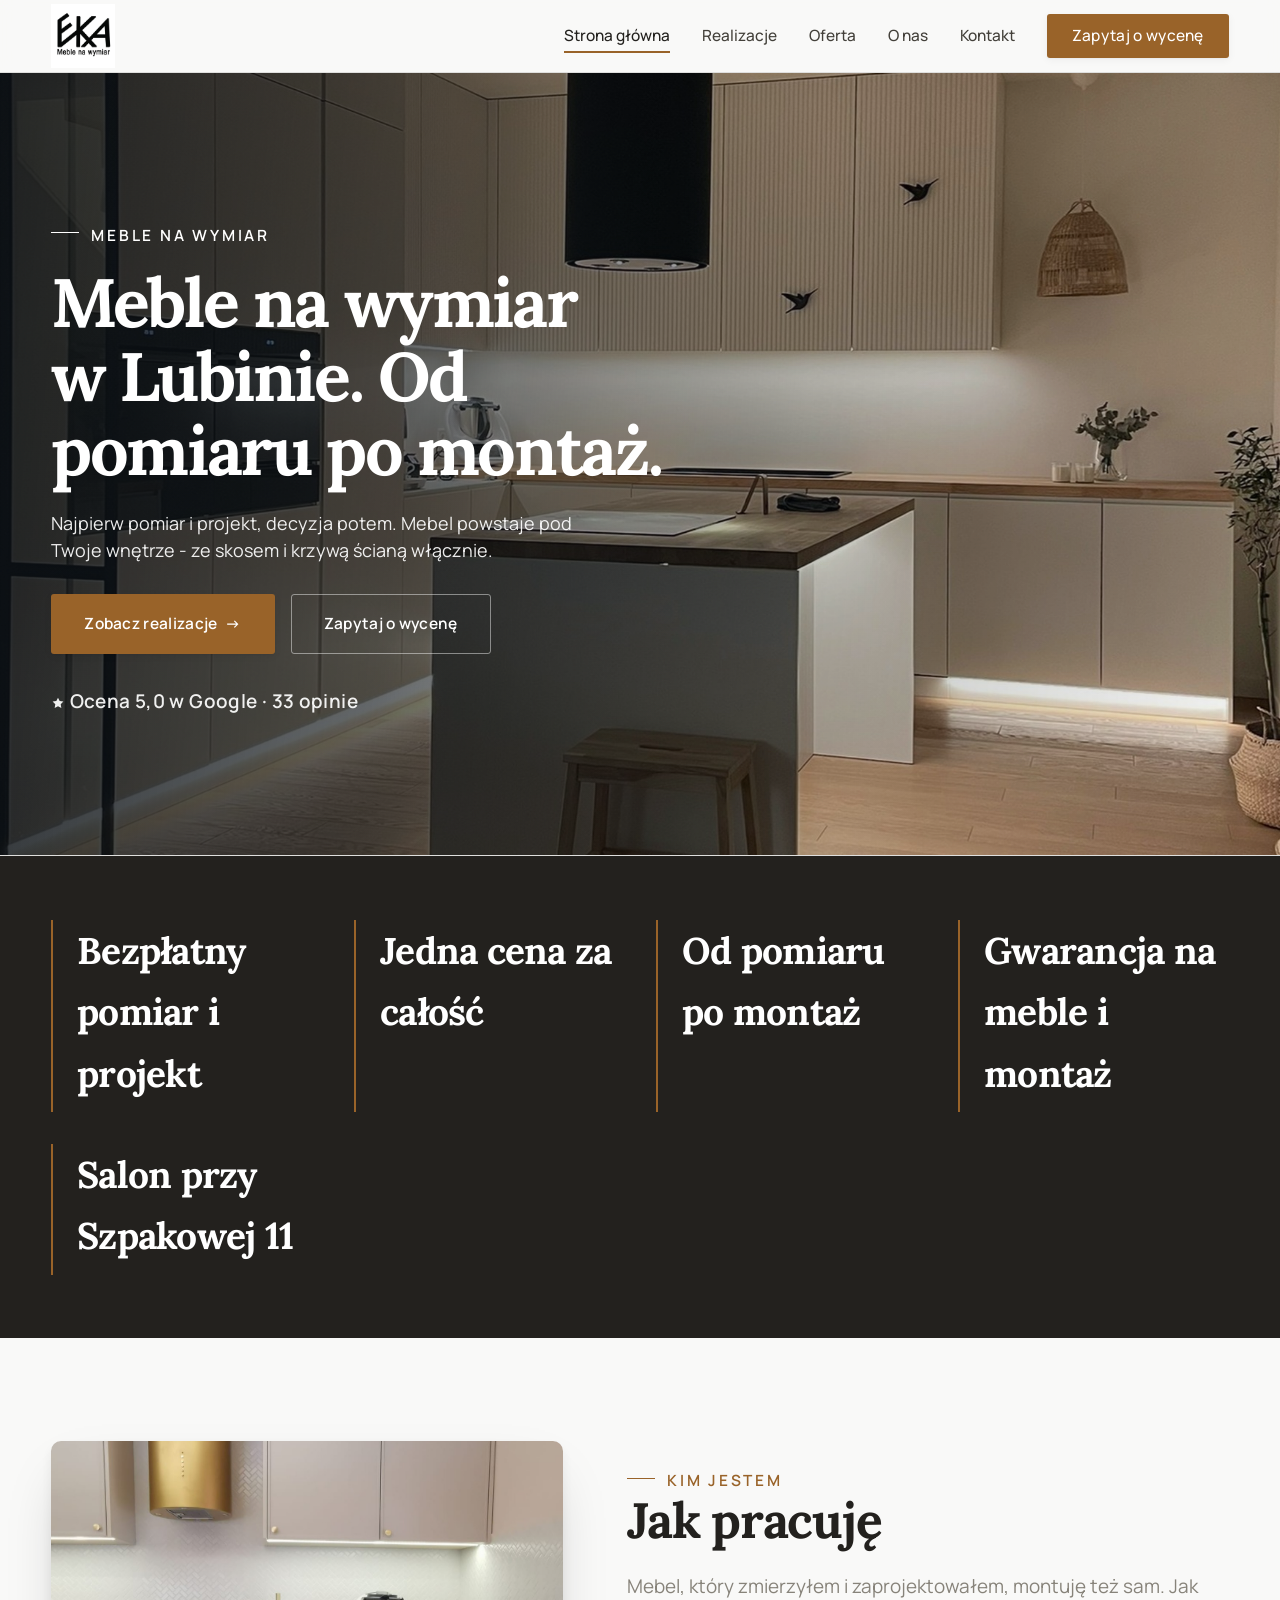
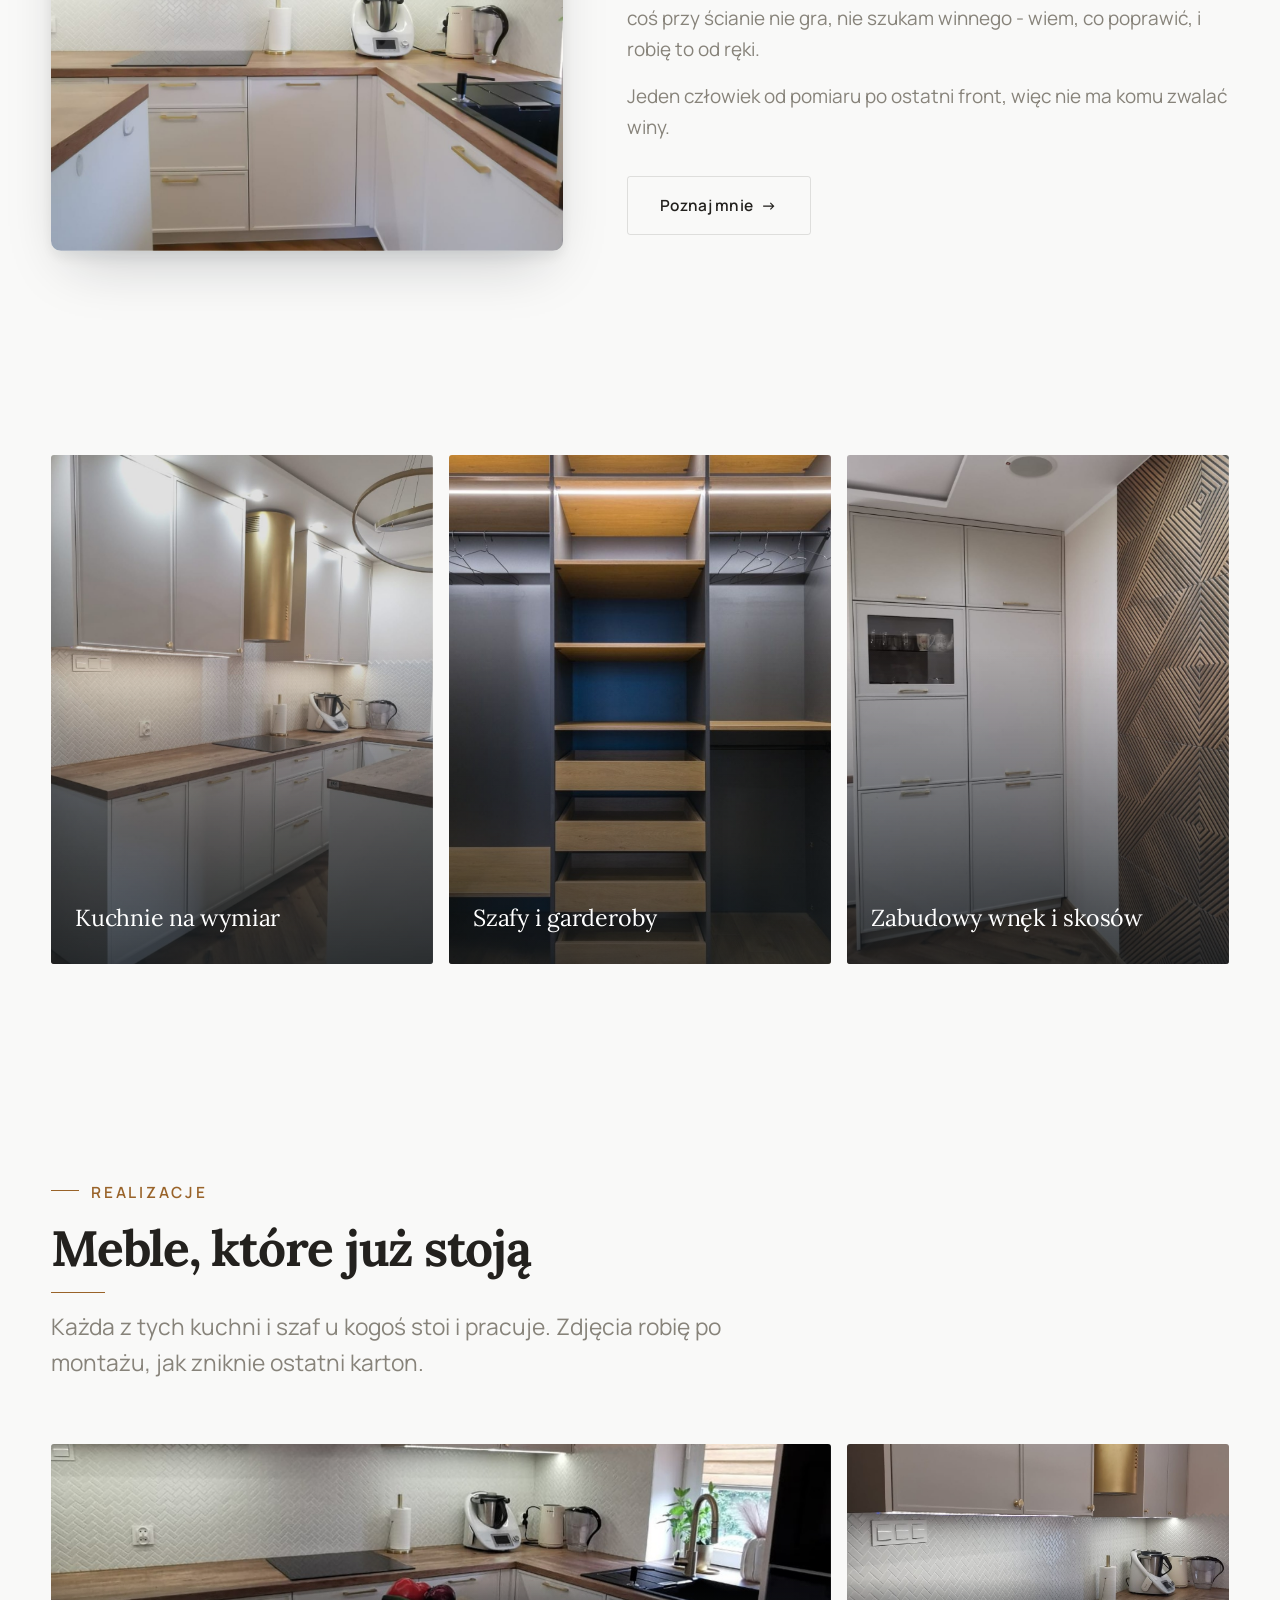
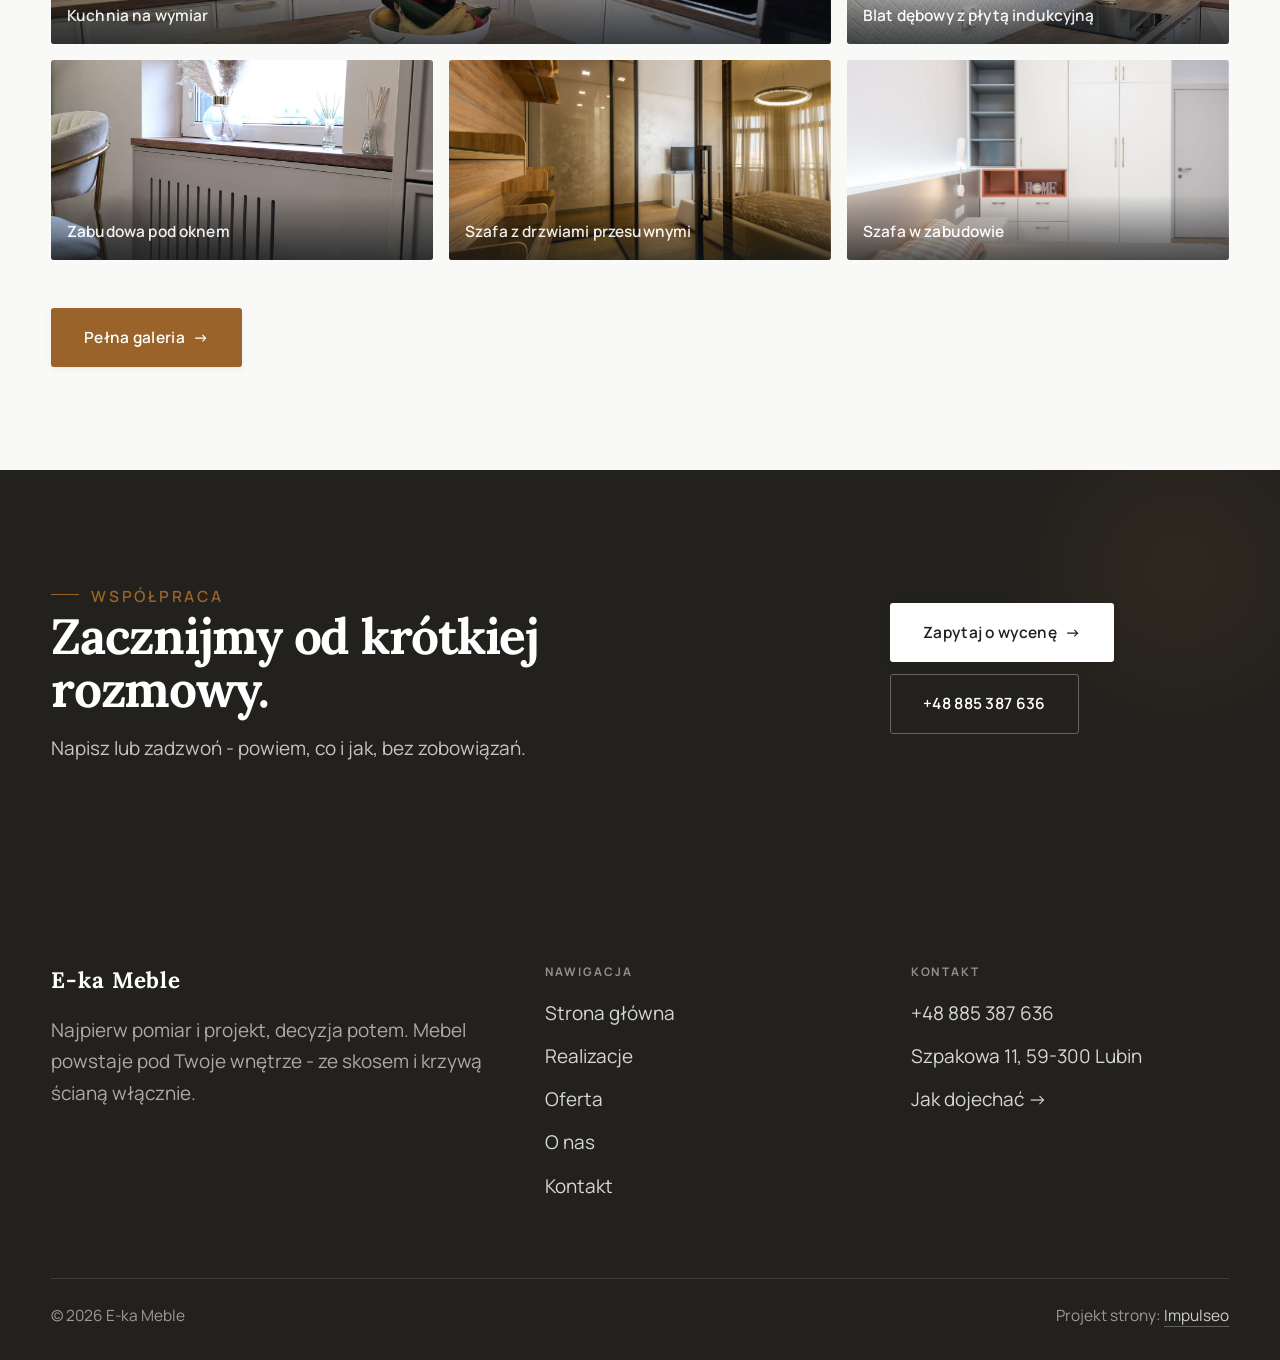
<file: index.html>
<!DOCTYPE html>
<html lang="pl">
<head>
<meta name="robots" content="noindex, nofollow">
<meta charset="UTF-8">
<meta name="viewport" content="width=device-width, initial-scale=1.0">
<title>Meble na wymiar Lubin - kuchnie i szafy | E-ka Meble</title>
<meta name="description" content="Meble na wymiar w Lubinie: kuchnie, szafy i zabudowy pod Twoje wnętrze. Bezpłatny pomiar i projekt, jedna cena, montaż z gwarancją. Zadzwoń: +48 885 387 636.">
<link rel="preconnect" href="https://fonts.googleapis.com">
<link rel="preconnect" href="https://fonts.gstatic.com" crossorigin>
<link href="https://fonts.googleapis.com/css2?family=Lora:wght@500;600;700&family=Manrope:wght@400;500;600&display=swap" rel="stylesheet">
<link rel="stylesheet" href="assets/styles.css">
</head>
<body>

<header class="nav">
  <div class="wrap nav-inner">
    <a class="brand brand-has-logo" href="index.html"><img class="brand-logo" src="img/logo.jpg" alt="E-ka Meble"></a>
    <nav class="nav-links">
      <a href="index.html" class="active">Strona główna</a>
      <a href="realizacje.html">Realizacje</a>
      <a href="oferta.html">Oferta</a>
      <a href="o-nas.html">O nas</a>
      <a href="kontakt.html">Kontakt</a>
      <a href="kontakt.html" class="btn btn-accent">Zapytaj o wycenę</a>
    </nav>
    <button class="nav-toggle" aria-label="Menu"><span></span><span></span><span></span></button>
  </div>
</header>

<section class="hero-cine">
  <img src="img/hero.jpg" fetchpriority="high" alt="E-ka Meble - Meble na wymiar w Lubinie. Od pomiaru po montaż. ">
  <div class="wrap">
    <div class="hero-copy">
      <span class="eyebrow">Meble na wymiar</span>
      <h1>Meble na wymiar w Lubinie. Od pomiaru po montaż. </h1>
      <p class="lead">Najpierw pomiar i projekt, decyzja potem. Mebel powstaje pod Twoje wnętrze - ze skosem i krzywą ścianą włącznie.</p>
      <div class="hero-actions">
        <a href="realizacje.html" class="btn btn-accent">Zobacz realizacje <span class="arr">→</span></a>
        <a href="kontakt.html" class="btn btn-ghost" style="color:#fff;border-color:rgba(255,255,255,.45)">Zapytaj o wycenę</a>
      </div>
      <div style="margin-top:var(--space-6);color:#fff;font-weight:600;letter-spacing:.02em;opacity:.92"><svg class="ico-star" width="14" height="14" viewBox="0 0 24 24" style="vertical-align:-2px" aria-hidden="true"><path d="M12 2.8l2.85 5.8 6.4.93-4.63 4.5 1.1 6.37L12 17.4l-5.72 3 1.1-6.37-4.63-4.5 6.4-.93L12 2.8Z" fill="currentColor"/></svg> Ocena 5,0 w Google · 33 opinie</div>
    </div>
  </div>
</section>
<section class="strip" style="padding-block:0">
  <div class="wrap">
    <div class="item reveal"><div class="k">Bezpłatny pomiar i projekt</div><div class="v"></div></div>
    <div class="item reveal"><div class="k">Jedna cena za całość</div><div class="v"></div></div>
    <div class="item reveal"><div class="k">Od pomiaru po montaż</div><div class="v"></div></div>
    <div class="item reveal"><div class="k">Gwarancja na meble i montaż</div><div class="v"></div></div>
    <div class="item reveal"><div class="k">Salon przy Szpakowej 11</div><div class="v"></div></div>
  </div>
</section>
<section>
  <div class="wrap split">
    <div class="split-art reveal"><img src="img/g3.jpg" alt="Kuchnia na wymiar z Lubina" loading="lazy"></div>
    <div class="split-copy reveal">
      <span class="eyebrow">Kim jestem</span>
      <h2>Jak pracuję</h2>
      <p class="muted">Mebel, który zmierzyłem i zaprojektowałem, montuję też sam. Jak coś przy ścianie nie gra, nie szukam winnego - wiem, co poprawić, i robię to od ręki.</p>
      <p class="muted">Jeden człowiek od pomiaru po ostatni front, więc nie ma komu zwalać winy.</p>
      <a href="o-nas.html" class="btn btn-ghost">Poznaj mnie <span class="arr">→</span></a>
    </div>
  </div>
</section>
<section class="gateways-band">
  <div class="wrap">
    <div class="gateways">
      <a href="oferta.html" class="gateway reveal"><img src="img/g2.jpg" alt="Kuchnie na wymiar" loading="lazy"><span class="g-ttl">Kuchnie na wymiar</span></a>
      <a href="oferta.html" class="gateway reveal"><img src="img/g9.jpg" alt="Szafy i garderoby" loading="lazy"><span class="g-ttl">Szafy i garderoby</span></a>
      <a href="oferta.html" class="gateway reveal"><img src="img/g4.jpg" alt="Zabudowy wnęk i skosów" loading="lazy"><span class="g-ttl">Zabudowy wnęk i skosów</span></a>
    </div>
  </div>
</section>
<section>
  <div class="wrap">
    <div class="head reveal">
      <span class="eyebrow">Realizacje</span>
      <h2>Meble, które już stoją</h2>
      <p>Każda z tych kuchni i szaf u kogoś stoi i pracuje. Zdjęcia robię po montażu, jak zniknie ostatni karton.</p>
    </div>
    <div class="gallery">
      <div class="tile t-two3 reveal"><img src="img/g1.jpg" alt="Kuchnia na wymiar" loading="lazy"><div class="cap">Kuchnia na wymiar</div></div>
      <div class="tile t-third reveal"><img src="img/g5.jpg" alt="Blat dębowy z płytą indukcyjną" loading="lazy"><div class="cap">Blat dębowy z płytą indukcyjną</div></div>
      <div class="tile t-third reveal"><img src="img/g6.jpg" alt="Zabudowa pod oknem" loading="lazy"><div class="cap">Zabudowa pod oknem</div></div>
      <div class="tile t-third reveal"><img src="img/g11.jpg" alt="Szafa z drzwiami przesuwnymi" loading="lazy"><div class="cap">Szafa z drzwiami przesuwnymi</div></div>
      <div class="tile t-third reveal"><img src="img/g12.jpg" alt="Szafa w zabudowie" loading="lazy"><div class="cap">Szafa w zabudowie</div></div>
    </div>
    <div style="margin-top:var(--space-7)" class="reveal"><a href="realizacje.html" class="btn btn-accent">Pełna galeria <span class="arr">→</span></a></div>
  </div>
</section>
<section class="cta">
  <div class="wrap">
    <div class="reveal">
      <span class="eyebrow">Współpraca</span>
      <h2>Zacznijmy od krótkiej rozmowy.</h2>
      <p>Napisz lub zadzwoń - powiem, co i jak, bez zobowiązań.</p>
    </div>
    <div class="cta-actions reveal">
      <a href="kontakt.html" class="btn btn-light">Zapytaj o wycenę <span class="arr">→</span></a>
      <a href="tel:+48885387636" class="btn btn-ghost" style="color:#fff;border-color:rgba(255,255,255,.3)">+48 885 387 636</a>
    </div>
  </div>
</section>

<footer>
  <div class="wrap">
    <div class="foot-grid">
      <div class="foot-brand">
        <div class="name">E-ka Meble</div>
        <p>Najpierw pomiar i projekt, decyzja potem. Mebel powstaje pod Twoje wnętrze - ze skosem i krzywą ścianą włącznie.</p>
      </div>
      <div class="foot-col">
        <h4>Nawigacja</h4>
        <a href="index.html">Strona główna</a>
        <a href="realizacje.html">Realizacje</a>
        <a href="oferta.html">Oferta</a>
        <a href="o-nas.html">O nas</a>
        <a href="kontakt.html">Kontakt</a>
      </div>
      <div class="foot-col">
        <h4>Kontakt</h4>
        <a href="tel:+48885387636">+48 885 387 636</a>
        <p>Szpakowa 11, 59-300 Lubin</p>
        <a href="https://www.google.com/maps?cid=15716034820335701212" target="_blank" rel="noopener">Jak dojechać →</a>
      </div>
    </div>
    <div class="foot-bot">
      <span>© 2026 E-ka Meble</span>
      <span>Projekt strony: <a class="foot-credit" href="https://impulseo.pl" target="_blank" rel="noopener">Impulseo</a></span>
    </div>
  </div>
</footer>


<script src="assets/main.js"></script>
</body>
</html>
</file>
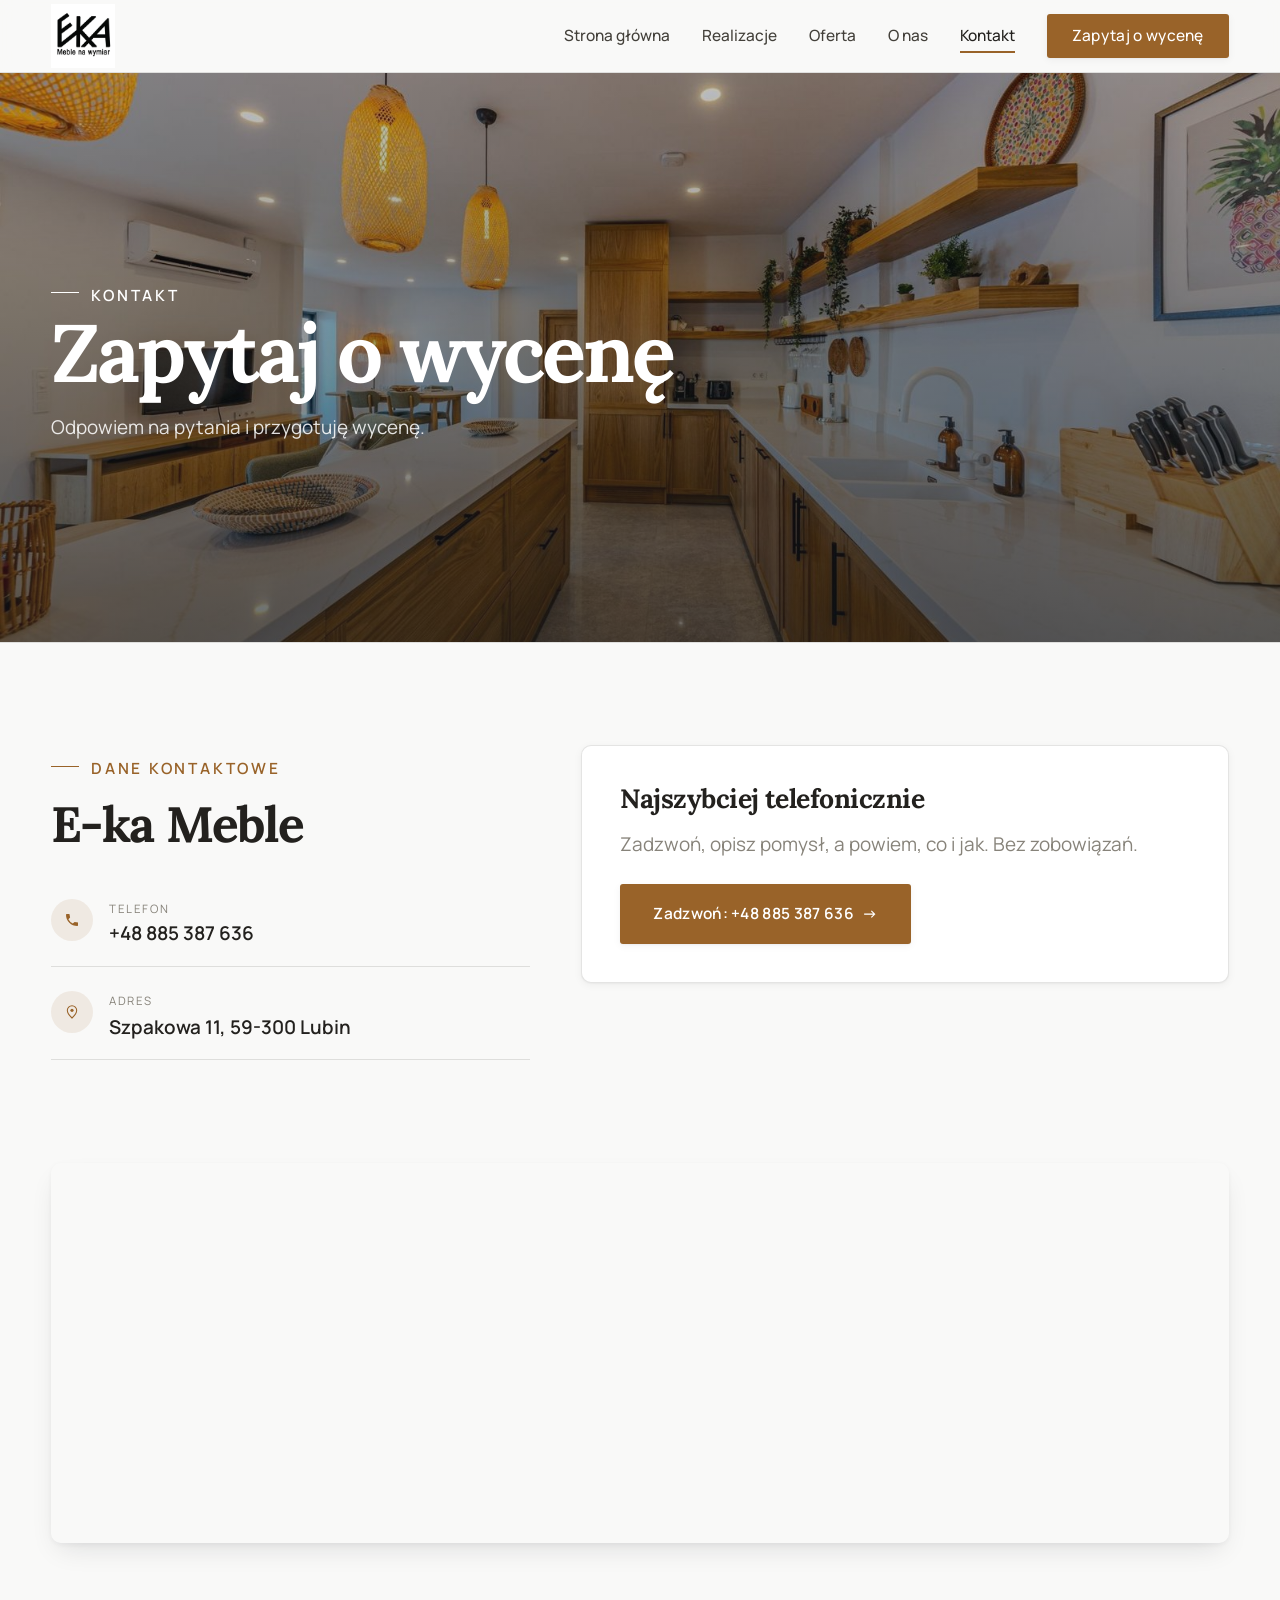
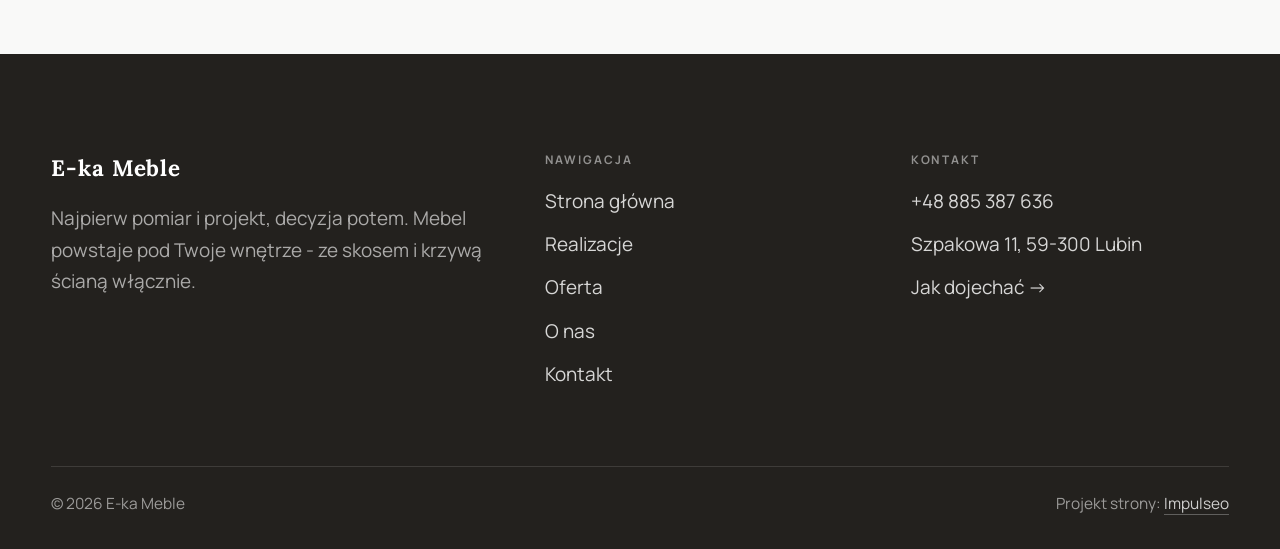
<file: kontakt.html>
<!DOCTYPE html>
<html lang="pl">
<head>
<meta name="robots" content="noindex, nofollow">
<meta charset="UTF-8">
<meta name="viewport" content="width=device-width, initial-scale=1.0">
<title>Kontakt - E-ka Meble</title>
<meta name="description" content="Kontakt E-ka Meble - Szpakowa 11, 59-300 Lubin">
<link rel="preconnect" href="https://fonts.googleapis.com">
<link rel="preconnect" href="https://fonts.gstatic.com" crossorigin>
<link href="https://fonts.googleapis.com/css2?family=Lora:wght@500;600;700&family=Manrope:wght@400;500;600&display=swap" rel="stylesheet">
<link rel="stylesheet" href="assets/styles.css">
</head>
<body>

<header class="nav">
  <div class="wrap nav-inner">
    <a class="brand brand-has-logo" href="index.html"><img class="brand-logo" src="img/logo.jpg" alt="E-ka Meble"></a>
    <nav class="nav-links">
      <a href="index.html">Strona główna</a>
      <a href="realizacje.html">Realizacje</a>
      <a href="oferta.html">Oferta</a>
      <a href="o-nas.html">O nas</a>
      <a href="kontakt.html" class="active">Kontakt</a>
      <a href="kontakt.html" class="btn btn-accent">Zapytaj o wycenę</a>
    </nav>
    <button class="nav-toggle" aria-label="Menu"><span></span><span></span><span></span></button>
  </div>
</header>

<section class="pagehead">
  <img src="img/g8.jpg" alt="Kuchnia na wymiar - realizacja E-ka Meble">
  <div class="wrap">
    <span class="eyebrow">Kontakt</span>
    <h1>Zapytaj o wycenę</h1>
    <p>Odpowiem na pytania i przygotuję wycenę.</p>
  </div>
</section>
<section>
  <div class="wrap contact-grid">
    <div class="reveal">
      <span class="eyebrow">Dane kontaktowe</span>
      <h2 style="margin:var(--space-4) 0 var(--space-6)">E-ka Meble</h2>
      <div class="info-list">
        <div class="info-row"><div class="ic"><svg class="ico-tel" width="16" height="16" viewBox="0 0 24 24" fill="none" aria-hidden="true"><path d="M6.6 10.8a15.5 15.5 0 0 0 6.6 6.6l2.2-2.2a1 1 0 0 1 1-.24 11.4 11.4 0 0 0 3.6.58 1 1 0 0 1 1 1V20a1 1 0 0 1-1 1A17 17 0 0 1 3 4a1 1 0 0 1 1-1h3.5a1 1 0 0 1 1 1c0 1.25.2 2.46.58 3.6a1 1 0 0 1-.25 1l-2.23 2.2Z" fill="currentColor"/></svg></div><div><div class="lbl">Telefon</div><a class="val" href="tel:+48885387636">+48 885 387 636</a></div></div>
        <div class="info-row"><div class="ic"><svg class="ico-pin" width="16" height="16" viewBox="0 0 24 24" fill="none" aria-hidden="true"><path d="M12 21s7-6.1 7-11.5A7 7 0 0 0 5 9.5C5 14.9 12 21 12 21Z" stroke="currentColor" stroke-width="1.6" fill="none"/><circle cx="12" cy="9.5" r="2.4" fill="currentColor"/></svg></div><div><div class="lbl">Adres</div><div class="val">Szpakowa 11, 59-300 Lubin</div></div></div>
      </div>
    </div>
    <div class="reveal">
      <div class="form">
        <h3 style="margin-bottom:var(--space-4)">Najszybciej telefonicznie</h3>
        <p class="muted" style="margin-bottom:var(--space-5)">Zadzwoń, opisz pomysł, a powiem, co i jak. Bez zobowiązań.</p>
        <a href="tel:+48885387636" class="btn btn-accent" style="justify-content:center">Zadzwoń: +48 885 387 636 <span class="arr">→</span></a>
      </div>
    </div>
  </div>
</section>
<section style="padding-top:0">
  <div class="wrap reveal">
    <iframe class="map" title="E-ka Meble - Lubin" src="https://maps.google.com/maps?q=51.3836943%2C16.2134565&z=15&output=embed" loading="lazy" referrerpolicy="no-referrer-when-downgrade"></iframe>
  </div>
</section>

<footer>
  <div class="wrap">
    <div class="foot-grid">
      <div class="foot-brand">
        <div class="name">E-ka Meble</div>
        <p>Najpierw pomiar i projekt, decyzja potem. Mebel powstaje pod Twoje wnętrze - ze skosem i krzywą ścianą włącznie.</p>
      </div>
      <div class="foot-col">
        <h4>Nawigacja</h4>
        <a href="index.html">Strona główna</a>
        <a href="realizacje.html">Realizacje</a>
        <a href="oferta.html">Oferta</a>
        <a href="o-nas.html">O nas</a>
        <a href="kontakt.html">Kontakt</a>
      </div>
      <div class="foot-col">
        <h4>Kontakt</h4>
        <a href="tel:+48885387636">+48 885 387 636</a>
        <p>Szpakowa 11, 59-300 Lubin</p>
        <a href="https://www.google.com/maps?cid=15716034820335701212" target="_blank" rel="noopener">Jak dojechać →</a>
      </div>
    </div>
    <div class="foot-bot">
      <span>© 2026 E-ka Meble</span>
      <span>Projekt strony: <a class="foot-credit" href="https://impulseo.pl" target="_blank" rel="noopener">Impulseo</a></span>
    </div>
  </div>
</footer>


<script src="assets/main.js"></script>
</body>
</html>
</file>
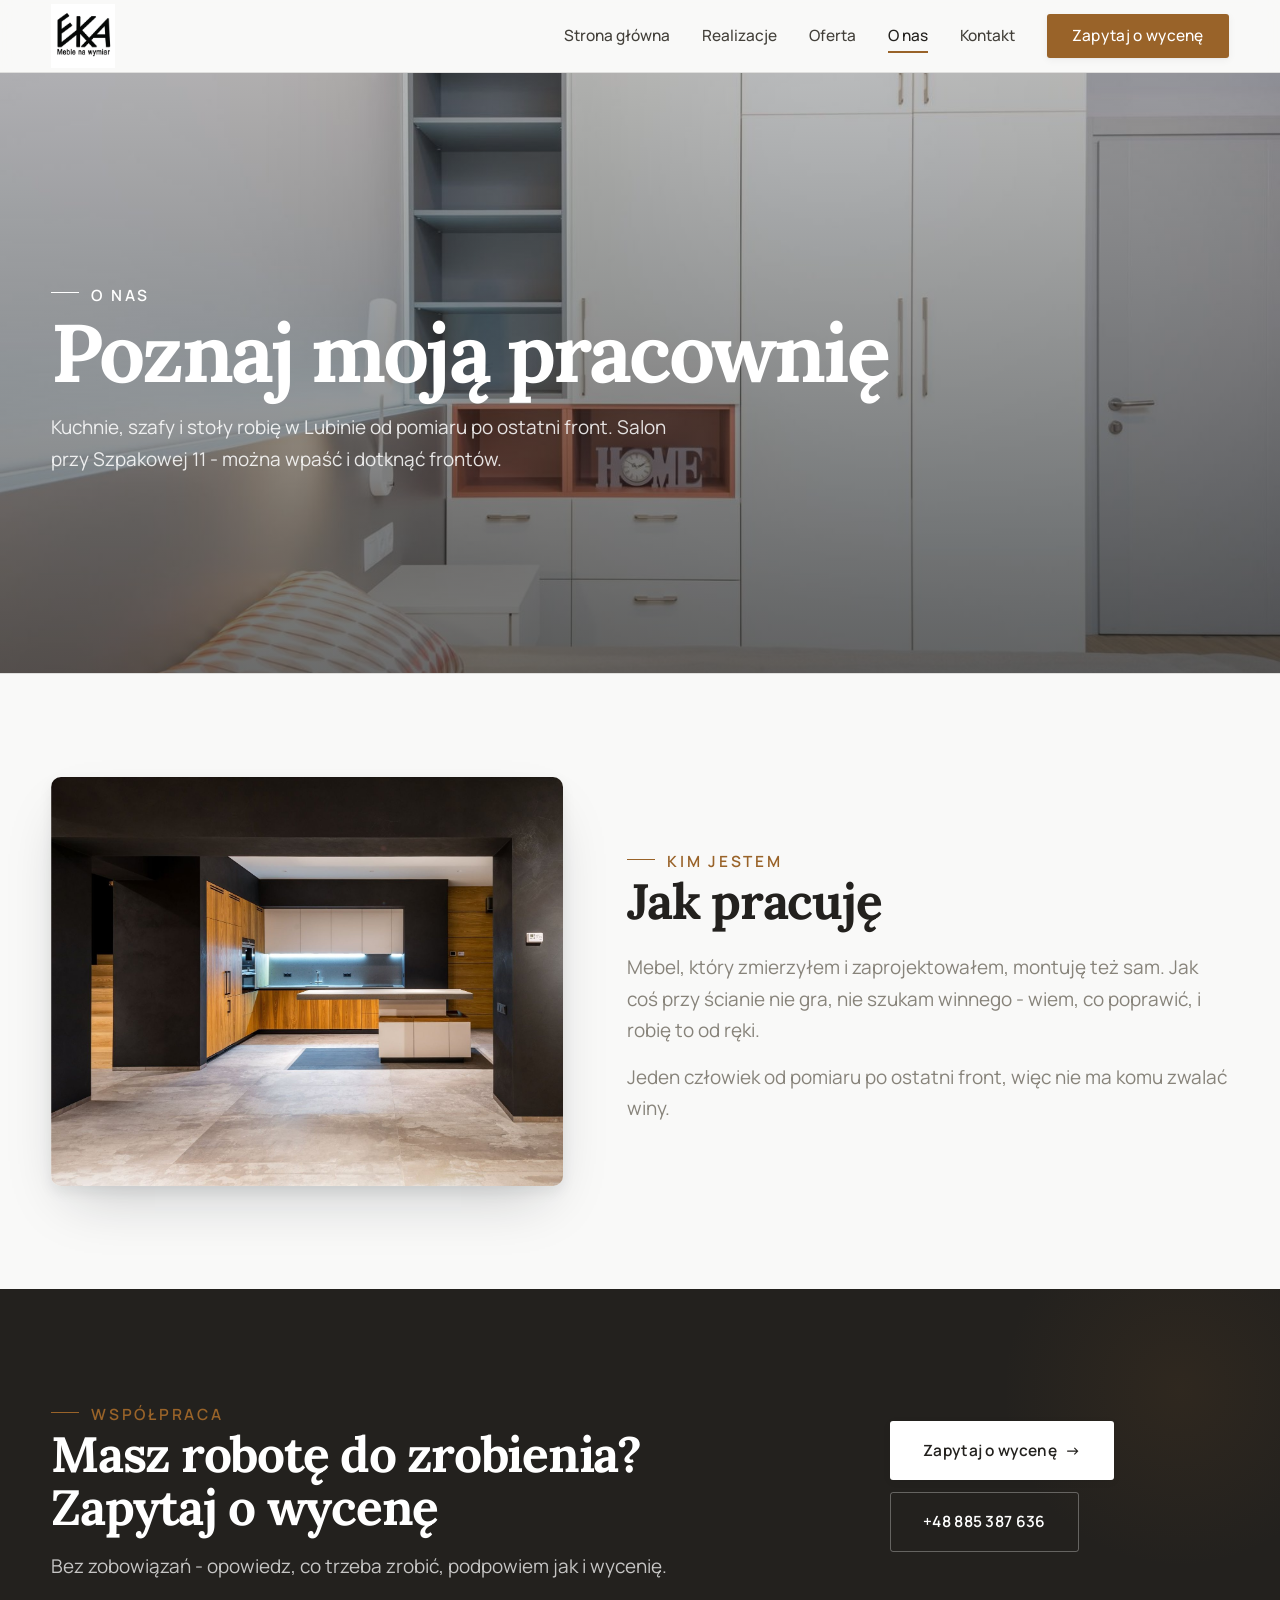
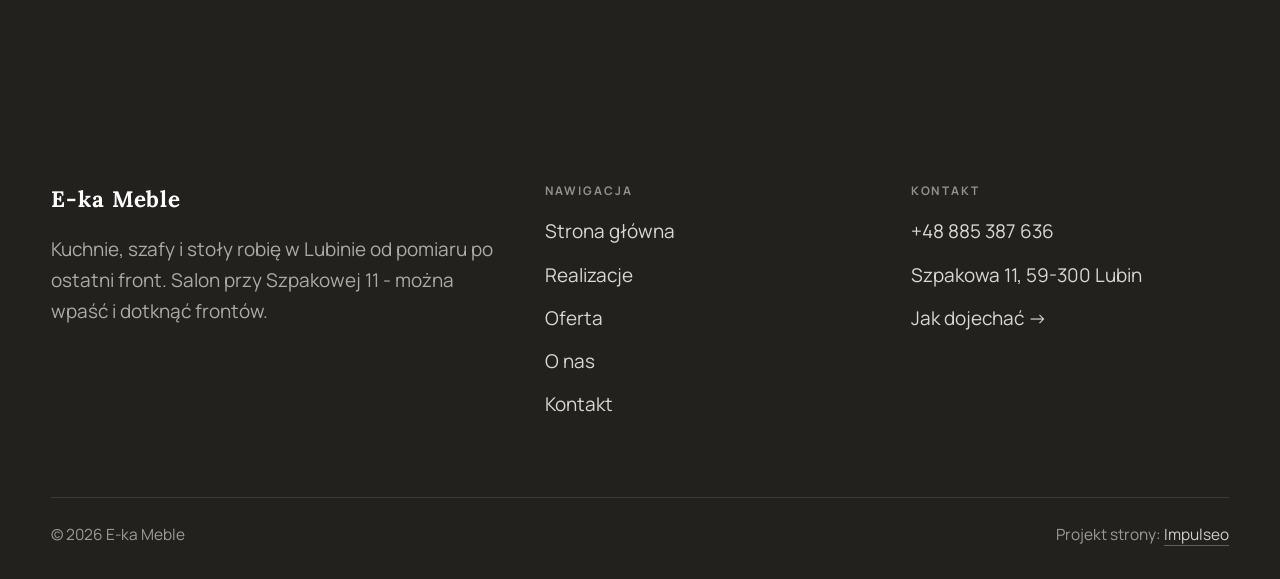
<file: o-nas.html>
<!DOCTYPE html>
<html lang="pl">
<head>
<meta name="robots" content="noindex, nofollow">
<meta charset="UTF-8">
<meta name="viewport" content="width=device-width, initial-scale=1.0">
<title>O nas - E-ka Meble</title>
<meta name="description" content="Meble na wymiar w Lubinie: kuchnie, szafy i zabudowy pod Twoje wnętrze. Bezpłatny pomiar i projekt, jedna cena, montaż z gwarancją. Zadzwoń: +48 885 387 636.">
<link rel="preconnect" href="https://fonts.googleapis.com">
<link rel="preconnect" href="https://fonts.gstatic.com" crossorigin>
<link href="https://fonts.googleapis.com/css2?family=Lora:wght@500;600;700&family=Manrope:wght@400;500;600&display=swap" rel="stylesheet">
<link rel="stylesheet" href="assets/styles.css">
</head>
<body>

<header class="nav">
  <div class="wrap nav-inner">
    <a class="brand brand-has-logo" href="index.html"><img class="brand-logo" src="img/logo.jpg" alt="E-ka Meble"></a>
    <nav class="nav-links">
      <a href="index.html">Strona główna</a>
      <a href="realizacje.html">Realizacje</a>
      <a href="oferta.html">Oferta</a>
      <a href="o-nas.html" class="active">O nas</a>
      <a href="kontakt.html">Kontakt</a>
      <a href="kontakt.html" class="btn btn-accent">Zapytaj o wycenę</a>
    </nav>
    <button class="nav-toggle" aria-label="Menu"><span></span><span></span><span></span></button>
  </div>
</header>

<section class="pagehead">
  <img src="img/g12.jpg" alt="E-ka Meble - Poznaj moją pracownię">
  <div class="wrap">
    <span class="eyebrow">O nas</span>
    <h1>Poznaj moją pracownię</h1>
    <p>Kuchnie, szafy i stoły robię w Lubinie od pomiaru po ostatni front. Salon przy Szpakowej 11 - można wpaść i dotknąć frontów.</p>
  </div>
</section>
<section>
  <div class="wrap split">
    <div class="split-art reveal"><img src="img/about.jpg" alt="Kuchnia z wyspą wykonana na wymiar" loading="lazy"></div>
    <div class="split-copy reveal">
      <span class="eyebrow">Kim jestem</span>
      <h2>Jak pracuję</h2>
      <p class="muted">Mebel, który zmierzyłem i zaprojektowałem, montuję też sam. Jak coś przy ścianie nie gra, nie szukam winnego - wiem, co poprawić, i robię to od ręki.</p>
      <p class="muted">Jeden człowiek od pomiaru po ostatni front, więc nie ma komu zwalać winy.</p>
    </div>
  </div>
</section>


<section class="cta">
  <div class="wrap">
    <div class="reveal">
      <span class="eyebrow">Współpraca</span>
      <h2>Masz robotę do zrobienia? Zapytaj o wycenę</h2>
      <p>Bez zobowiązań - opowiedz, co trzeba zrobić, podpowiem jak i wycenię.</p>
    </div>
    <div class="cta-actions reveal">
      <a href="kontakt.html" class="btn btn-light">Zapytaj o wycenę <span class="arr">→</span></a>
      <a href="tel:+48885387636" class="btn btn-ghost" style="color:#fff;border-color:rgba(255,255,255,.3)">+48 885 387 636</a>
    </div>
  </div>
</section>

<footer>
  <div class="wrap">
    <div class="foot-grid">
      <div class="foot-brand">
        <div class="name">E-ka Meble</div>
        <p>Kuchnie, szafy i stoły robię w Lubinie od pomiaru po ostatni front. Salon przy Szpakowej 11 - można wpaść i dotknąć frontów.</p>
      </div>
      <div class="foot-col">
        <h4>Nawigacja</h4>
        <a href="index.html">Strona główna</a>
        <a href="realizacje.html">Realizacje</a>
        <a href="oferta.html">Oferta</a>
        <a href="o-nas.html">O nas</a>
        <a href="kontakt.html">Kontakt</a>
      </div>
      <div class="foot-col">
        <h4>Kontakt</h4>
        <a href="tel:+48885387636">+48 885 387 636</a>
        <p>Szpakowa 11, 59-300 Lubin</p>
        <a href="https://www.google.com/maps?cid=15716034820335701212" target="_blank" rel="noopener">Jak dojechać →</a>
      </div>
    </div>
    <div class="foot-bot">
      <span>© 2026 E-ka Meble</span>
      <span>Projekt strony: <a class="foot-credit" href="https://impulseo.pl" target="_blank" rel="noopener">Impulseo</a></span>
    </div>
  </div>
</footer>


<script src="assets/main.js"></script>
</body>
</html>
</file>
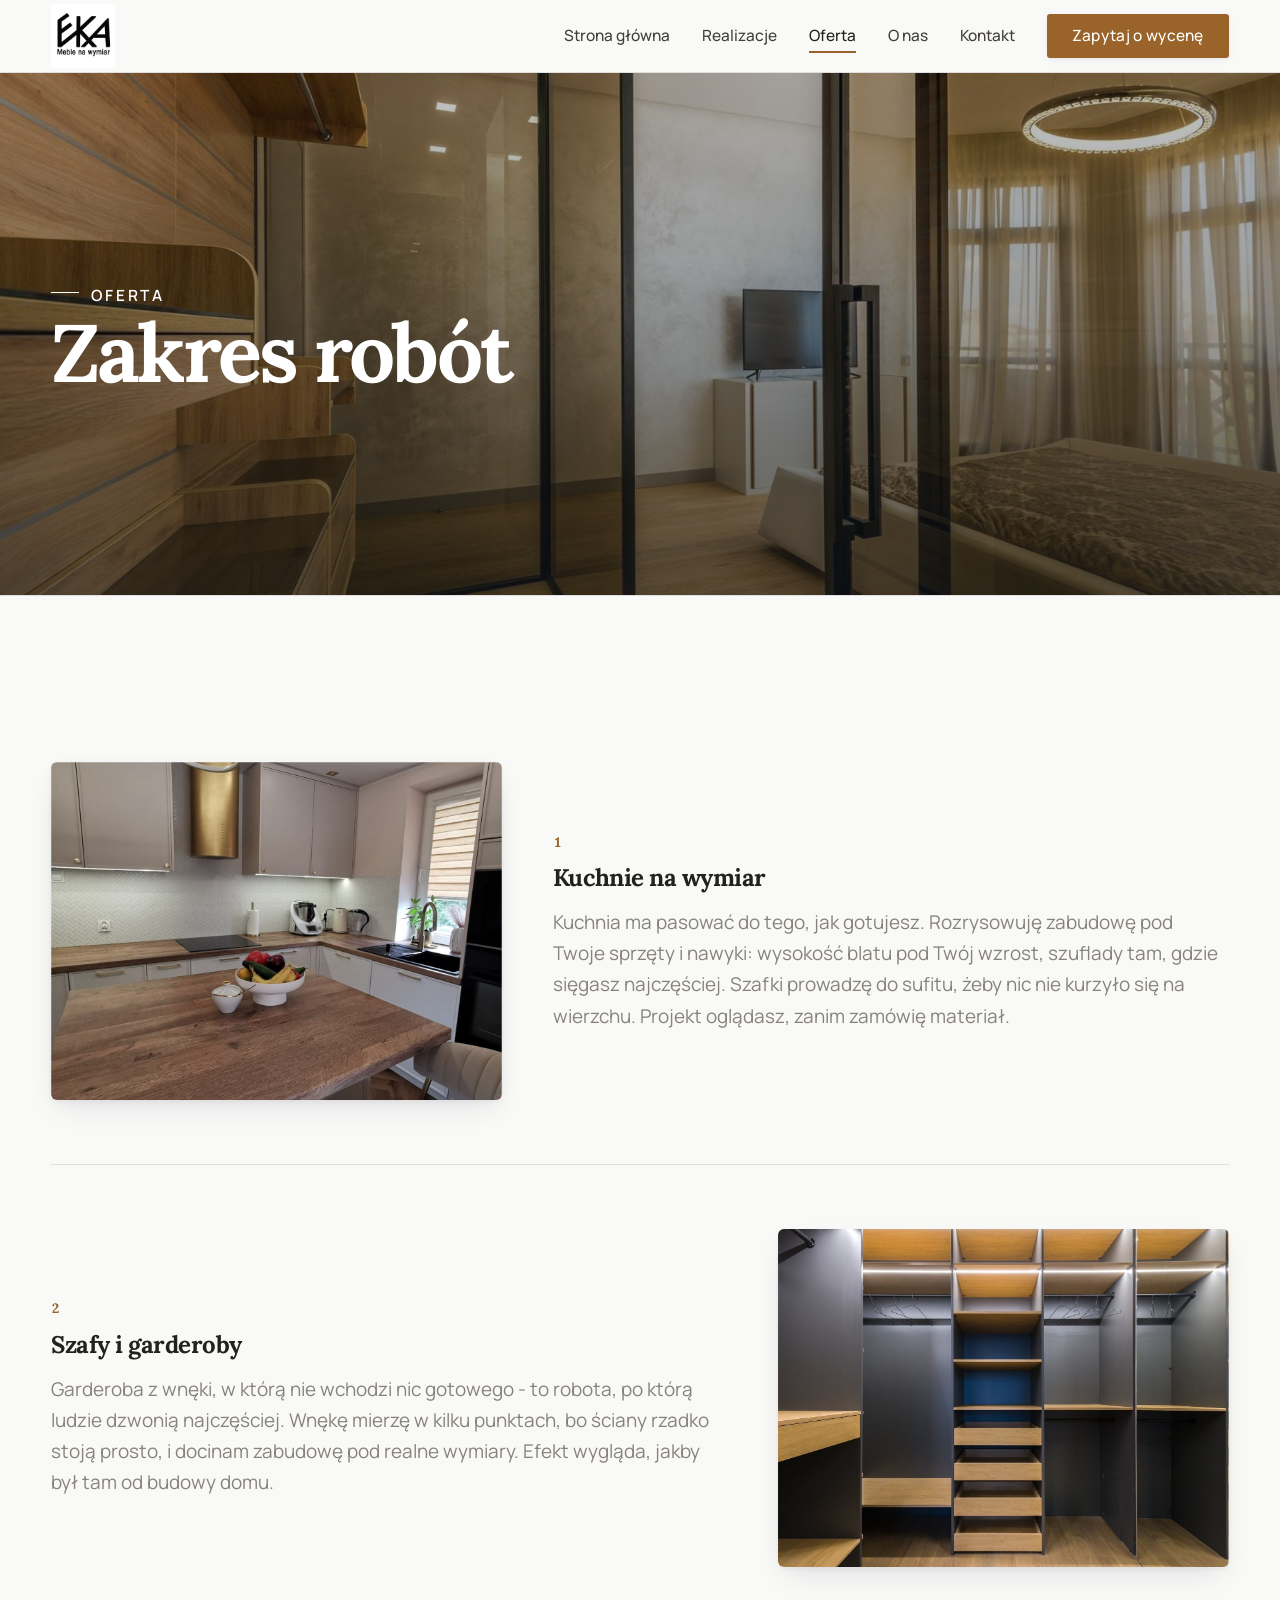
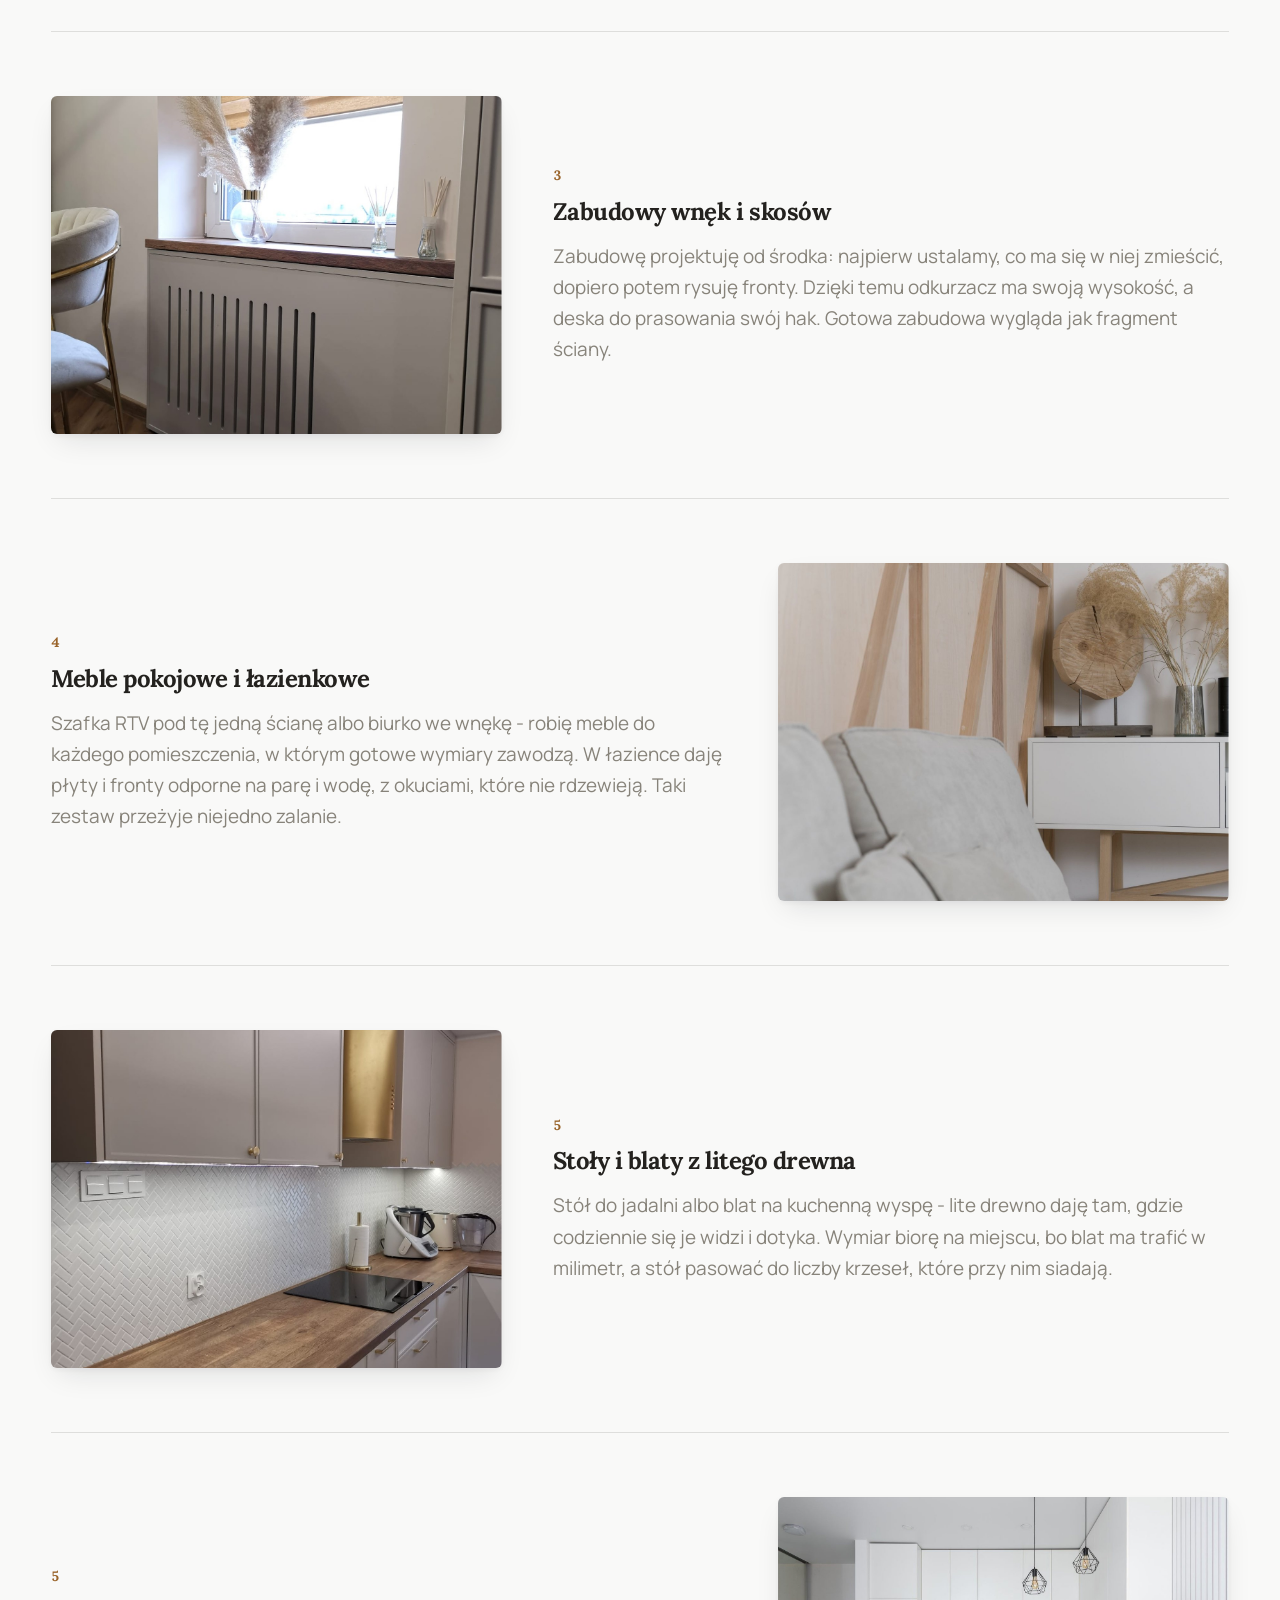
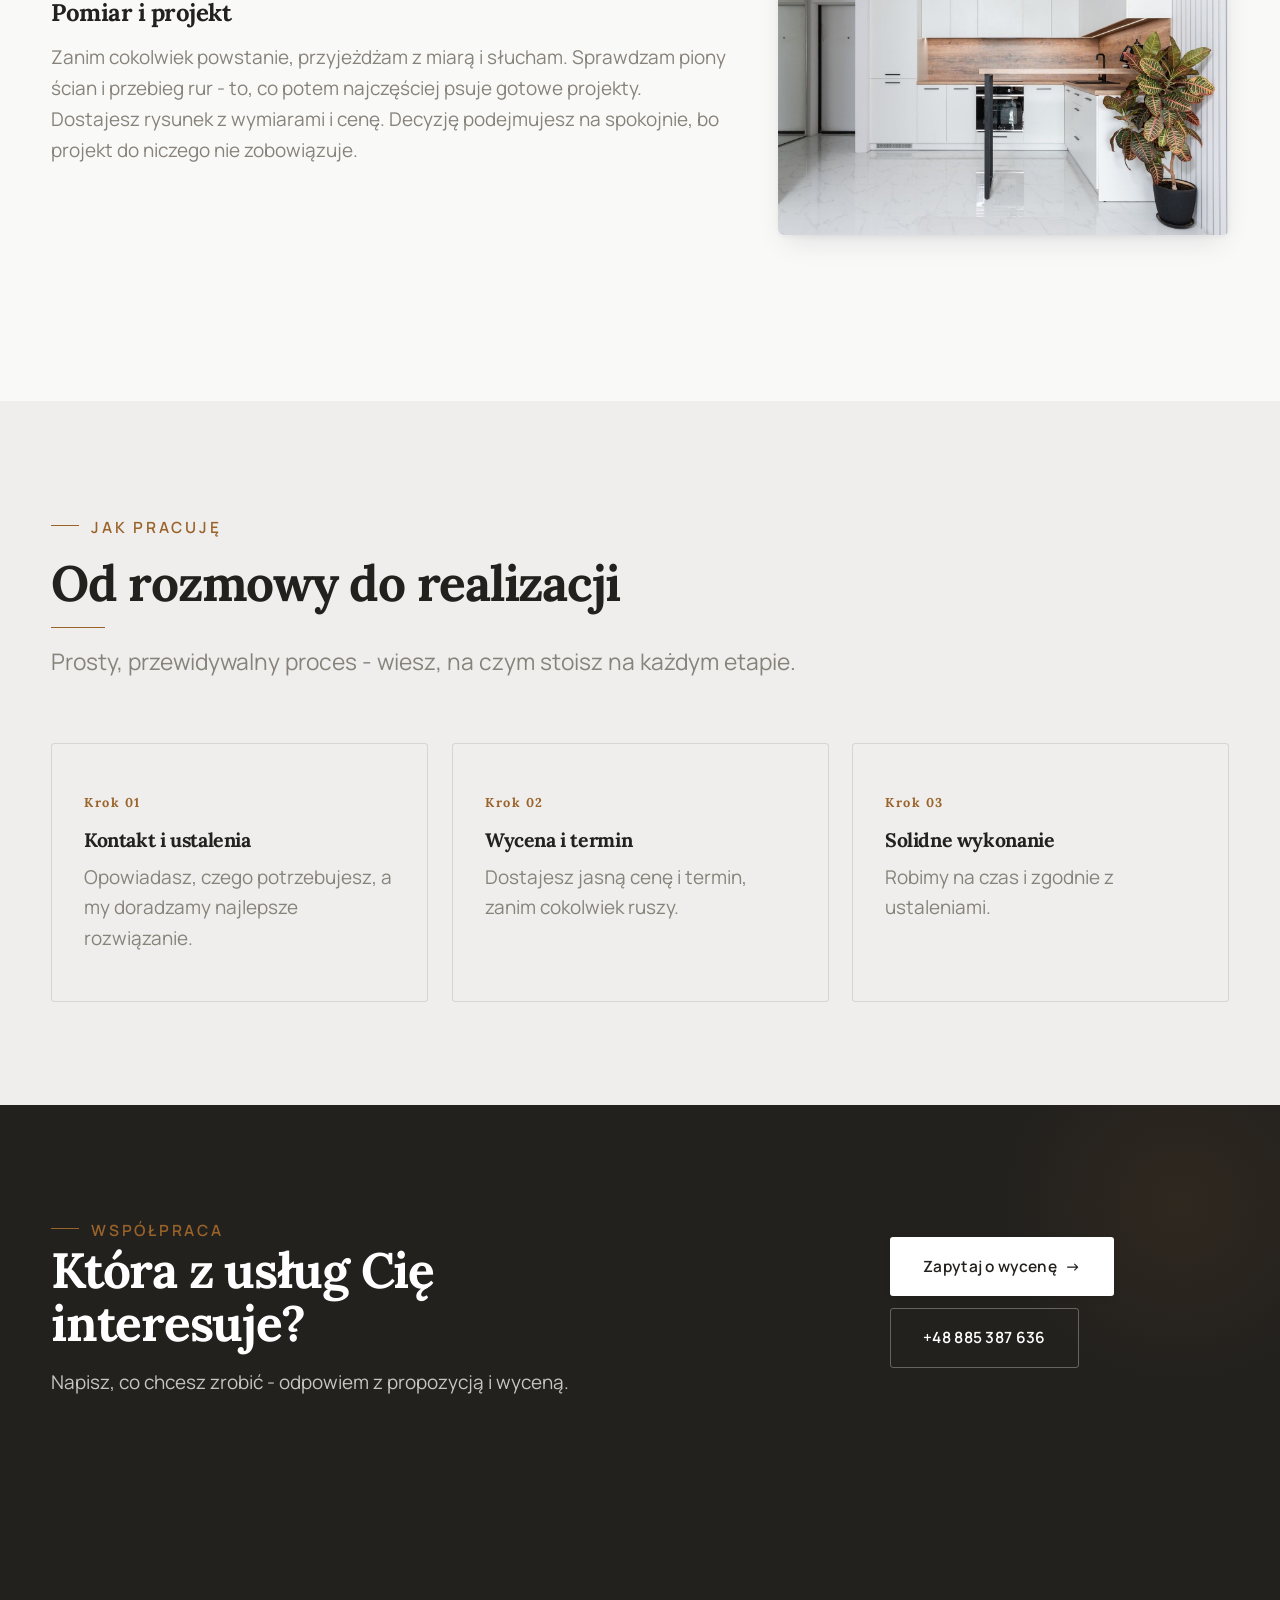
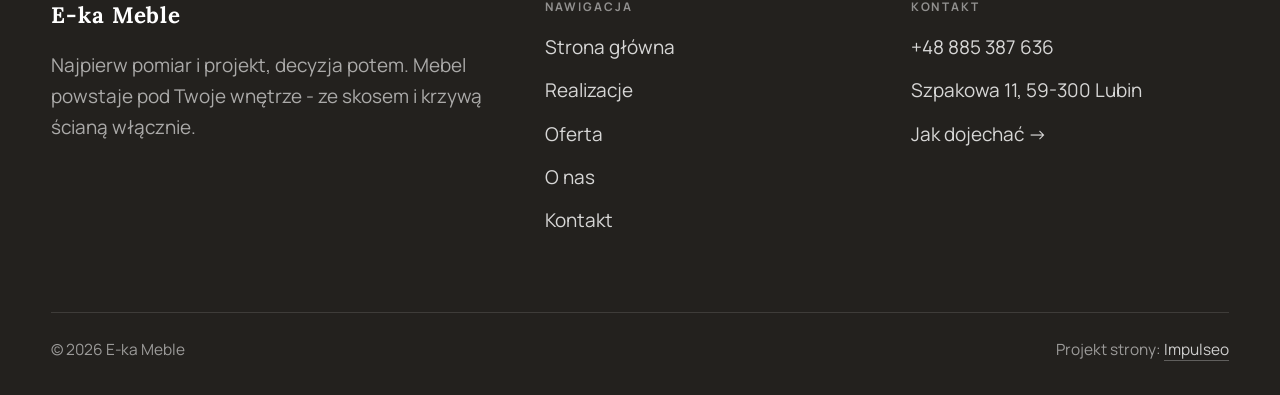
<file: oferta.html>
<!DOCTYPE html>
<html lang="pl">
<head>
<meta name="robots" content="noindex, nofollow">
<meta charset="UTF-8">
<meta name="viewport" content="width=device-width, initial-scale=1.0">
<title>Oferta - E-ka Meble</title>
<meta name="description" content="Meble na wymiar w Lubinie: kuchnie, szafy i zabudowy pod Twoje wnętrze. Bezpłatny pomiar i projekt, jedna cena, montaż z gwarancją. Zadzwoń: +48 885 387 636.">
<link rel="preconnect" href="https://fonts.googleapis.com">
<link rel="preconnect" href="https://fonts.gstatic.com" crossorigin>
<link href="https://fonts.googleapis.com/css2?family=Lora:wght@500;600;700&family=Manrope:wght@400;500;600&display=swap" rel="stylesheet">
<link rel="stylesheet" href="assets/styles.css">
</head>
<body>

<header class="nav">
  <div class="wrap nav-inner">
    <a class="brand brand-has-logo" href="index.html"><img class="brand-logo" src="img/logo.jpg" alt="E-ka Meble"></a>
    <nav class="nav-links">
      <a href="index.html">Strona główna</a>
      <a href="realizacje.html">Realizacje</a>
      <a href="oferta.html" class="active">Oferta</a>
      <a href="o-nas.html">O nas</a>
      <a href="kontakt.html">Kontakt</a>
      <a href="kontakt.html" class="btn btn-accent">Zapytaj o wycenę</a>
    </nav>
    <button class="nav-toggle" aria-label="Menu"><span></span><span></span><span></span></button>
  </div>
</header>

<section class="pagehead">
  <img src="img/g11.jpg" alt="E-ka Meble - Zakres robót">
  <div class="wrap">
    <span class="eyebrow">Oferta</span>
    <h1>Zakres robót</h1>
  </div>
</section>
<section>
  <div class="wrap">
    <div class="svc-row reveal">
      <div class="svc-row-art"><img src="img/g1.jpg" alt="Kuchnie na wymiar" loading="lazy"></div>
      <div>
        <span class="num">01</span>
        <h3>Kuchnie na wymiar</h3>
        <p class="muted">Kuchnia ma pasować do tego, jak gotujesz. Rozrysowuję zabudowę pod Twoje sprzęty i nawyki: wysokość blatu pod Twój wzrost, szuflady tam, gdzie sięgasz najczęściej. Szafki prowadzę do sufitu, żeby nic nie kurzyło się na wierzchu. Projekt oglądasz, zanim zamówię materiał.</p>
      </div>
    </div>
    <div class="svc-row rev reveal">
      <div class="svc-row-art"><img src="img/g9.jpg" alt="Szafy i garderoby" loading="lazy"></div>
      <div>
        <span class="num">02</span>
        <h3>Szafy i garderoby</h3>
        <p class="muted">Garderoba z wnęki, w którą nie wchodzi nic gotowego - to robota, po którą ludzie dzwonią najczęściej. Wnękę mierzę w kilku punktach, bo ściany rzadko stoją prosto, i docinam zabudowę pod realne wymiary. Efekt wygląda, jakby był tam od budowy domu.</p>
      </div>
    </div>
    <div class="svc-row reveal">
      <div class="svc-row-art"><img src="img/g6.jpg" alt="Zabudowy wnęk i skosów" loading="lazy"></div>
      <div>
        <span class="num">03</span>
        <h3>Zabudowy wnęk i skosów</h3>
        <p class="muted">Zabudowę projektuję od środka: najpierw ustalamy, co ma się w niej zmieścić, dopiero potem rysuję fronty. Dzięki temu odkurzacz ma swoją wysokość, a deska do prasowania swój hak. Gotowa zabudowa wygląda jak fragment ściany.</p>
      </div>
    </div>
    <div class="svc-row rev reveal">
      <div class="svc-row-art"><img src="img/g14.jpg" alt="Meble pokojowe i łazienkowe" loading="lazy"></div>
      <div>
        <span class="num">04</span>
        <h3>Meble pokojowe i łazienkowe</h3>
        <p class="muted">Szafka RTV pod tę jedną ścianę albo biurko we wnękę - robię meble do każdego pomieszczenia, w którym gotowe wymiary zawodzą. W łazience daję płyty i fronty odporne na parę i wodę, z okuciami, które nie rdzewieją. Taki zestaw przeżyje niejedno zalanie.</p>
      </div>
    </div>
    <div class="svc-row reveal">
      <div class="svc-row-art"><img src="img/g5.jpg" alt="Stoły i blaty z litego drewna" loading="lazy"></div>
      <div>
        <span class="num">05</span>
        <h3>Stoły i blaty z litego drewna</h3>
        <p class="muted">Stół do jadalni albo blat na kuchenną wyspę - lite drewno daję tam, gdzie codziennie się je widzi i dotyka. Wymiar biorę na miejscu, bo blat ma trafić w milimetr, a stół pasować do liczby krzeseł, które przy nim siadają.</p>
      </div>
    </div>
    <div class="svc-row rev reveal">
      <div class="svc-row-art"><img src="img/g10.jpg" alt="Pomiar i projekt" loading="lazy"></div>
      <div>
        <span class="num">06</span>
        <h3>Pomiar i projekt</h3>
        <p class="muted">Zanim cokolwiek powstanie, przyjeżdżam z miarą i słucham. Sprawdzam piony ścian i przebieg rur - to, co potem najczęściej psuje gotowe projekty. Dostajesz rysunek z wymiarami i cenę. Decyzję podejmujesz na spokojnie, bo projekt do niczego nie zobowiązuje.</p>
      </div>
    </div>
  </div>
</section>
<section class="trust">
  <div class="wrap">
    <div class="head reveal">
      <span class="eyebrow">Jak pracuję</span>
      <h2>Od rozmowy do realizacji</h2>
      <p>Prosty, przewidywalny proces - wiesz, na czym stoisz na każdym etapie.</p>
    </div>
    <div class="svc-grid">
      <div class="svc reveal"><div class="ic">Krok 01</div><h3>Kontakt i ustalenia</h3><p>Opowiadasz, czego potrzebujesz, a my doradzamy najlepsze rozwiązanie.</p></div>
      <div class="svc reveal"><div class="ic">Krok 02</div><h3>Wycena i termin</h3><p>Dostajesz jasną cenę i termin, zanim cokolwiek ruszy.</p></div>
      <div class="svc reveal"><div class="ic">Krok 03</div><h3>Solidne wykonanie</h3><p>Robimy na czas i zgodnie z ustaleniami.</p></div>
    </div>
  </div>
</section>
<section class="cta">
  <div class="wrap">
    <div class="reveal">
      <span class="eyebrow">Współpraca</span>
      <h2>Która z usług Cię interesuje?</h2>
      <p>Napisz, co chcesz zrobić - odpowiem z propozycją i wyceną.</p>
    </div>
    <div class="cta-actions reveal">
      <a href="kontakt.html" class="btn btn-light">Zapytaj o wycenę <span class="arr">→</span></a>
      <a href="tel:+48885387636" class="btn btn-ghost" style="color:#fff;border-color:rgba(255,255,255,.3)">+48 885 387 636</a>
    </div>
  </div>
</section>

<footer>
  <div class="wrap">
    <div class="foot-grid">
      <div class="foot-brand">
        <div class="name">E-ka Meble</div>
        <p>Najpierw pomiar i projekt, decyzja potem. Mebel powstaje pod Twoje wnętrze - ze skosem i krzywą ścianą włącznie.</p>
      </div>
      <div class="foot-col">
        <h4>Nawigacja</h4>
        <a href="index.html">Strona główna</a>
        <a href="realizacje.html">Realizacje</a>
        <a href="oferta.html">Oferta</a>
        <a href="o-nas.html">O nas</a>
        <a href="kontakt.html">Kontakt</a>
      </div>
      <div class="foot-col">
        <h4>Kontakt</h4>
        <a href="tel:+48885387636">+48 885 387 636</a>
        <p>Szpakowa 11, 59-300 Lubin</p>
        <a href="https://www.google.com/maps?cid=15716034820335701212" target="_blank" rel="noopener">Jak dojechać →</a>
      </div>
    </div>
    <div class="foot-bot">
      <span>© 2026 E-ka Meble</span>
      <span>Projekt strony: <a class="foot-credit" href="https://impulseo.pl" target="_blank" rel="noopener">Impulseo</a></span>
    </div>
  </div>
</footer>


<script src="assets/main.js"></script>
</body>
</html>
</file>
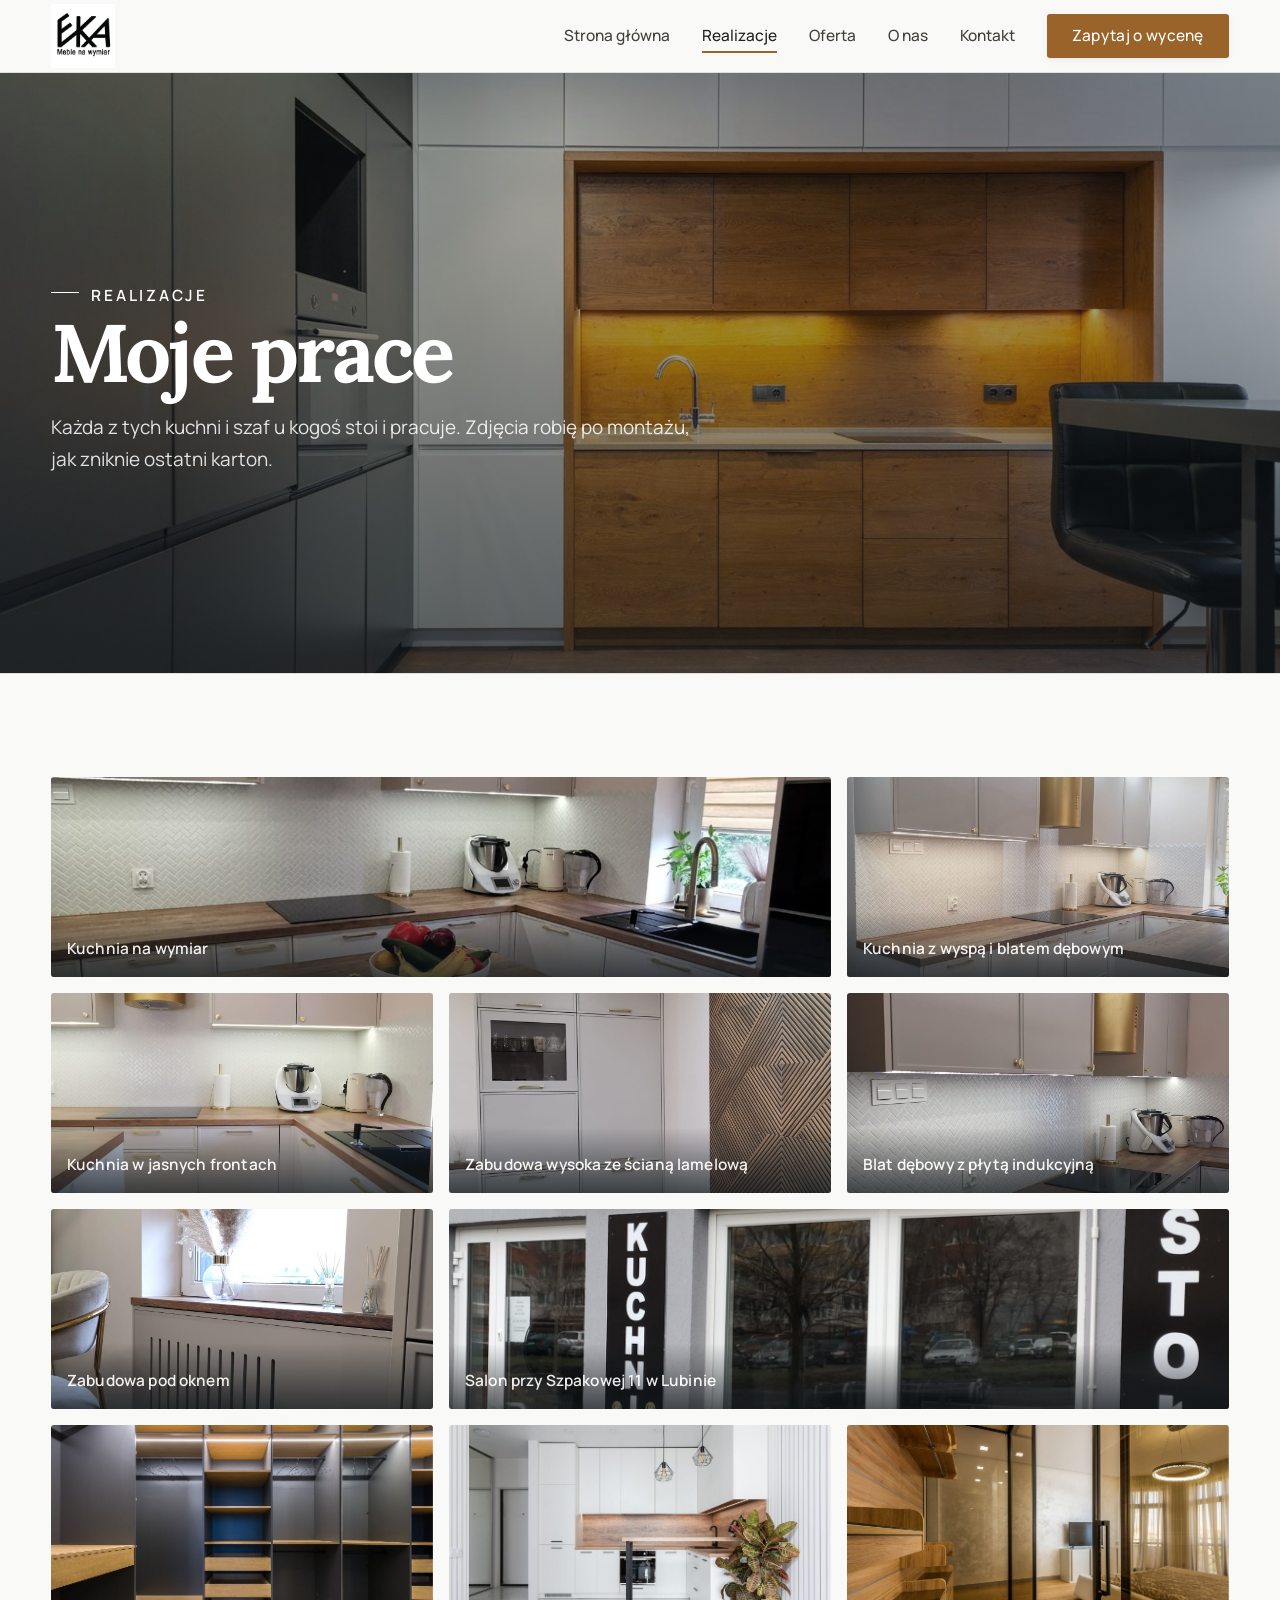
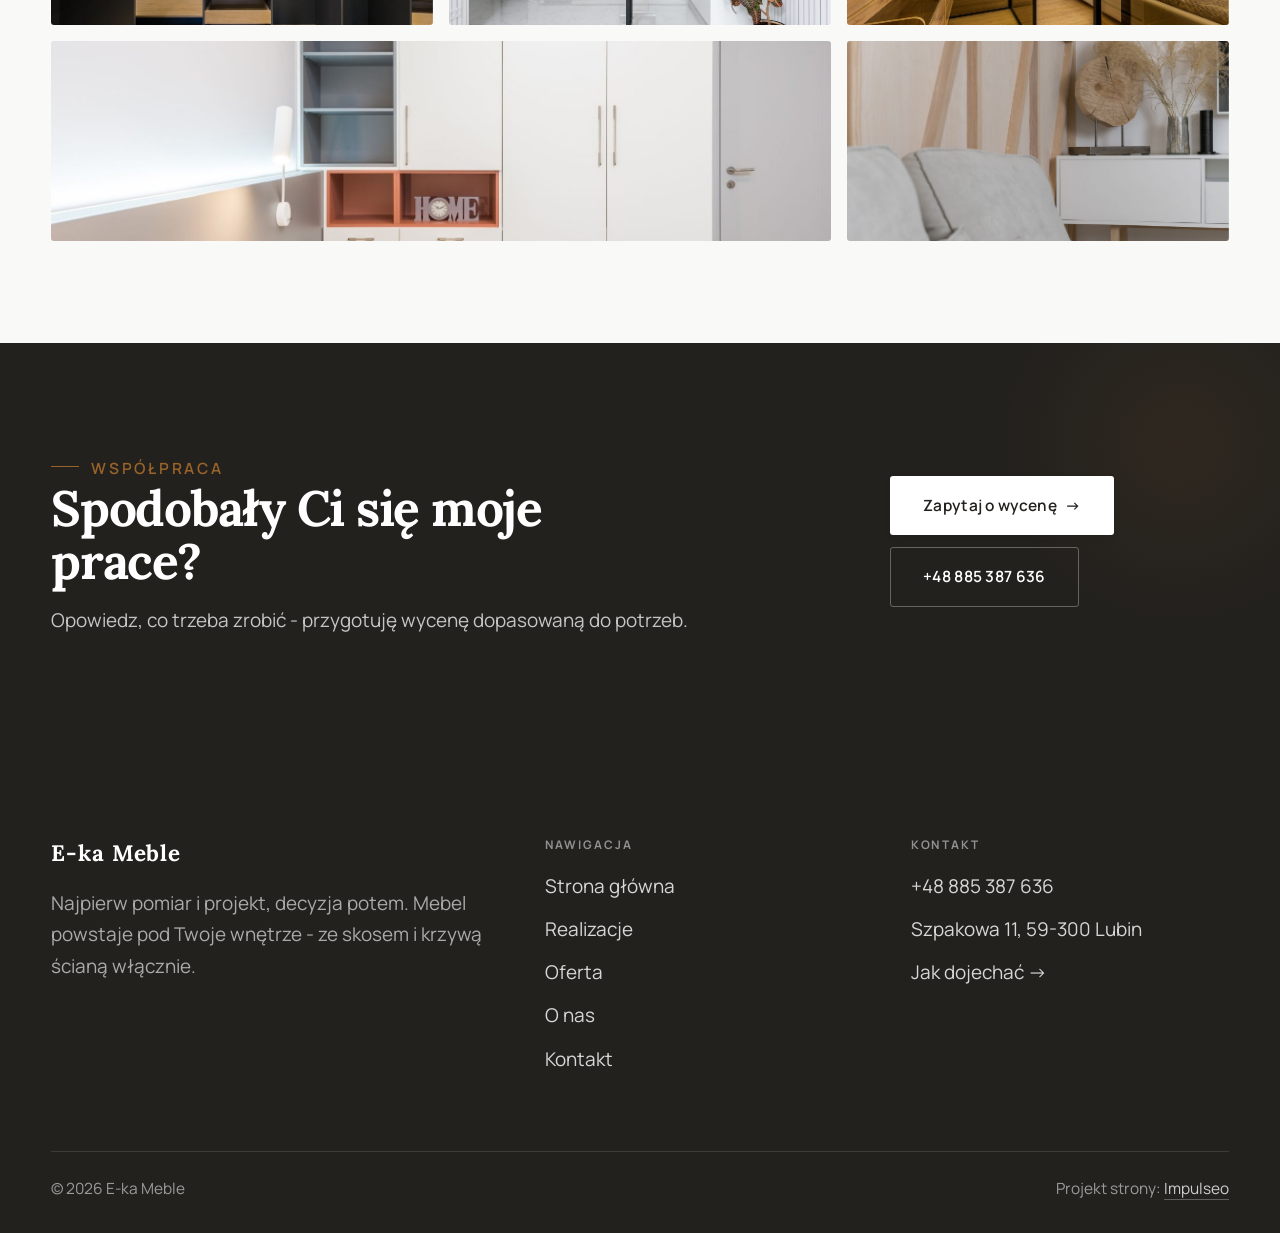
<file: realizacje.html>
<!DOCTYPE html>
<html lang="pl">
<head>
<meta name="robots" content="noindex, nofollow">
<meta charset="UTF-8">
<meta name="viewport" content="width=device-width, initial-scale=1.0">
<title>Realizacje - E-ka Meble</title>
<meta name="description" content="Realizacje E-ka Meble: Kuchnia na wymiar, Szafa wnękowa, Garderoba, Zabudowa pod skosem, Blat z litego drewna">
<link rel="preconnect" href="https://fonts.googleapis.com">
<link rel="preconnect" href="https://fonts.gstatic.com" crossorigin>
<link href="https://fonts.googleapis.com/css2?family=Lora:wght@500;600;700&family=Manrope:wght@400;500;600&display=swap" rel="stylesheet">
<link rel="stylesheet" href="assets/styles.css">
</head>
<body>

<header class="nav">
  <div class="wrap nav-inner">
    <a class="brand brand-has-logo" href="index.html"><img class="brand-logo" src="img/logo.jpg" alt="E-ka Meble"></a>
    <nav class="nav-links">
      <a href="index.html">Strona główna</a>
      <a href="realizacje.html" class="active">Realizacje</a>
      <a href="oferta.html">Oferta</a>
      <a href="o-nas.html">O nas</a>
      <a href="kontakt.html">Kontakt</a>
      <a href="kontakt.html" class="btn btn-accent">Zapytaj o wycenę</a>
    </nav>
    <button class="nav-toggle" aria-label="Menu"><span></span><span></span><span></span></button>
  </div>
</header>

<section class="pagehead">
  <img src="img/g13.jpg" alt="E-ka Meble - Moje prace">
  <div class="wrap">
    <span class="eyebrow">Realizacje</span>
    <h1>Moje prace</h1>
    <p>Każda z tych kuchni i szaf u kogoś stoi i pracuje. Zdjęcia robię po montażu, jak zniknie ostatni karton.</p>
  </div>
</section>
<section>
  <div class="wrap">
    <div class="gallery">
      <div class="tile t-two3 reveal"><img src="img/g1.jpg" alt="Kuchnia na wymiar" loading="lazy"><div class="cap">Kuchnia na wymiar</div></div>
      <div class="tile t-third reveal"><img src="img/g2.jpg" alt="Kuchnia z wyspą i blatem dębowym" loading="lazy"><div class="cap">Kuchnia z wyspą i blatem dębowym</div></div>
      <div class="tile t-third reveal"><img src="img/g3.jpg" alt="Kuchnia w jasnych frontach" loading="lazy"><div class="cap">Kuchnia w jasnych frontach</div></div>
      <div class="tile t-third reveal"><img src="img/g4.jpg" alt="Zabudowa wysoka ze ścianą lamelową" loading="lazy"><div class="cap">Zabudowa wysoka ze ścianą lamelową</div></div>
      <div class="tile t-third reveal"><img src="img/g5.jpg" alt="Blat dębowy z płytą indukcyjną" loading="lazy"><div class="cap">Blat dębowy z płytą indukcyjną</div></div>
      <div class="tile t-third reveal"><img src="img/g6.jpg" alt="Zabudowa pod oknem" loading="lazy"><div class="cap">Zabudowa pod oknem</div></div>
      <div class="tile t-two3 reveal"><img src="img/g7.jpg" alt="Salon E-KA przy Szpakowej 11 w Lubinie" loading="lazy"><div class="cap">Salon przy Szpakowej 11 w Lubinie</div></div>
      <div class="tile t-third reveal"><img src="img/g9.jpg" alt="Garderoba z oświetleniem" loading="lazy"></div>
      <div class="tile t-third reveal"><img src="img/g10.jpg" alt="Kuchnia z drewnianym blatem" loading="lazy"></div>
      <div class="tile t-third reveal"><img src="img/g11.jpg" alt="Szafa z drzwiami przesuwnymi" loading="lazy"></div>
      <div class="tile t-two3 reveal"><img src="img/g12.jpg" alt="Zabudowa w sypialni" loading="lazy"></div>
      <div class="tile t-third reveal"><img src="img/g14.jpg" alt="Detal frontu i uchwytu" loading="lazy"></div>
    </div>
  </div>
</section>
<section class="cta">
  <div class="wrap">
    <div class="reveal">
      <span class="eyebrow">Współpraca</span>
      <h2>Spodobały Ci się moje prace?</h2>
      <p>Opowiedz, co trzeba zrobić - przygotuję wycenę dopasowaną do potrzeb.</p>
    </div>
    <div class="cta-actions reveal">
      <a href="kontakt.html" class="btn btn-light">Zapytaj o wycenę <span class="arr">→</span></a>
      <a href="tel:+48885387636" class="btn btn-ghost" style="color:#fff;border-color:rgba(255,255,255,.3)">+48 885 387 636</a>
    </div>
  </div>
</section>

<footer>
  <div class="wrap">
    <div class="foot-grid">
      <div class="foot-brand">
        <div class="name">E-ka Meble</div>
        <p>Najpierw pomiar i projekt, decyzja potem. Mebel powstaje pod Twoje wnętrze - ze skosem i krzywą ścianą włącznie.</p>
      </div>
      <div class="foot-col">
        <h4>Nawigacja</h4>
        <a href="index.html">Strona główna</a>
        <a href="realizacje.html">Realizacje</a>
        <a href="oferta.html">Oferta</a>
        <a href="o-nas.html">O nas</a>
        <a href="kontakt.html">Kontakt</a>
      </div>
      <div class="foot-col">
        <h4>Kontakt</h4>
        <a href="tel:+48885387636">+48 885 387 636</a>
        <p>Szpakowa 11, 59-300 Lubin</p>
        <a href="https://www.google.com/maps?cid=15716034820335701212" target="_blank" rel="noopener">Jak dojechać →</a>
      </div>
    </div>
    <div class="foot-bot">
      <span>© 2026 E-ka Meble</span>
      <span>Projekt strony: <a class="foot-credit" href="https://impulseo.pl" target="_blank" rel="noopener">Impulseo</a></span>
    </div>
  </div>
</footer>


<script src="assets/main.js"></script>
</body>
</html>
</file>
<file: assets/styles.css>
/* ============================================================
   STOLBASZ — premium, architektoniczny B2B fit-out
   Jasna paleta, zero brązu. System wg premium-web-craft.
   Projekt strony: Impulseo (impulseo.pl)
   ============================================================ */

:root{
  /* PALETA — jasna, architektoniczna, chłodna */
  --paper:#F3F1EC;          /* główne tło */
  --paper-2:#E6E3DB;        /* sekcje alternatywne (chłodny jasny szary) */
  --paper-3:#E6E3DB;        /* delikatne wypełnienia */
  --ink:#23211E;            /* tekst główny — chłodny grafit */
  --ink-soft:#43403A;       /* nagłówki drugorzędne */
  --muted:#87837A;          /* tekst poboczny */
  --line:rgba(35,33,30,.12);/* hairline */
  --accent:#8A6B3C;         /* stonowany petrol-slate — jedyny akcent */
  --accent-d:#6E5430;
  --accent-soft:rgba(138,107,60,.10);
  --dark:#23211E;           /* sekcje ciemne (stopka/CTA) */

  /* ODSTĘPY — skala 4/8 */
  --space-1:4px; --space-2:8px; --space-3:12px; --space-4:16px; --space-5:24px;
  --space-6:32px; --space-7:48px; --space-8:64px; --space-9:96px; --space-10:128px;

  /* TYPOGRAFIA — fluid clamp() (skala podbita 16.07.2026: większe, czytelniejsze litery — uwaga Adama) */
  --text-sm:clamp(.9rem,.87rem + .12vw,1rem);
  --text-base:clamp(1.08rem,1.04rem + .18vw,1.2rem);
  --text-lg:clamp(1.24rem,1.15rem + .34vw,1.44rem);
  --text-h3:clamp(1.34rem,1.22rem + .55vw,1.66rem);
  --text-h2:clamp(2.1rem,1.66rem + 2.1vw,3.1rem);
  --text-h1:clamp(2.9rem,2.1rem + 4vw,5.1rem);

  /* PROMIENIE — architektoniczne, raczej ostre */
  --r-sm:3px; --r-md:6px; --r-lg:10px;

  /* RUCH */
  --ease:cubic-bezier(.25,.46,.45,.94); --dur:.24s;

  /* CIENIE — miękkie, warstwowe */
  --sh-sm:0 1px 2px rgba(16,24,32,.04), 0 2px 8px rgba(16,24,32,.05);
  --sh-md:0 2px 6px rgba(16,24,32,.05), 0 12px 28px -8px rgba(16,24,32,.12);
  --sh-lg:0 6px 14px rgba(16,24,32,.07), 0 26px 56px -18px rgba(16,24,32,.22);

  --hairline:1px solid var(--line);

  --font-display:'Lora',serif;
  --font-body:'Manrope',sans-serif;
}

*{box-sizing:border-box;margin:0;padding:0}
html{scroll-behavior:smooth}
body{
  font-family:var(--font-body);
  font-size:var(--text-base);
  line-height:1.65;
  color:var(--ink);
  background:var(--paper);
  -webkit-font-smoothing:antialiased;
  text-rendering:optimizeLegibility;
}
img{max-width:100%;display:block}
a{color:inherit;text-decoration:none}

.wrap{width:min(92%,1180px);margin-inline:auto}
section{padding-block:clamp(52px,6.5vw,96px)}

h1,h2,h3{font-family:var(--font-display);font-weight:700;line-height:1.08;letter-spacing:-.02em;color:var(--ink)}
h1{font-size:var(--text-h1);letter-spacing:-.035em}
h2{font-size:var(--text-h2);letter-spacing:-.025em}
h3{font-size:var(--text-h3)}
p{max-width:65ch}

.eyebrow{
  font-family:var(--font-body);
  font-size:var(--text-sm);
  font-weight:600;
  letter-spacing:.18em;
  text-transform:uppercase;
  color:var(--accent);
  display:inline-flex;align-items:center;gap:var(--space-3);
}
/* flex:none + margin-top = kreska trzyma się PIERWSZEJ linii. Wcześniej align-items:center
   centrowało ją względem całego bloku i przy zawinięciu (długi kicker typu
   „…WNĘTRZ · LESZNO · OD 2019") druga linia lądowała z brzydkim wcięciem. */
.eyebrow{align-items:flex-start}
.eyebrow>*,.eyebrow{text-wrap:balance}   /* dlugi kicker lamal sie na sierote typu samo „2019" w drugiej linii */
.eyebrow::before{content:"";width:28px;height:1px;background:var(--accent);display:inline-block;flex:none;margin-top:.62em}

.muted{color:var(--muted)}
.lead{font-size:var(--text-lg);line-height:1.55;color:var(--ink-soft);max-width:50ch}

/* ---------- BUTTONS ---------- */
.btn{
  display:inline-flex;align-items:center;gap:var(--space-2);
  font-weight:600;font-size:var(--text-sm);letter-spacing:.02em;
  padding:var(--space-4) var(--space-6);
  border-radius:var(--r-sm);
  transition:transform var(--dur) var(--ease),box-shadow var(--dur) var(--ease),background var(--dur) var(--ease);
  cursor:pointer;border:1px solid transparent;
}
.btn-accent{background:var(--accent);color:#fff;box-shadow:var(--sh-sm)}
.btn-accent:hover{background:var(--accent-d);transform:translateY(-2px);box-shadow:var(--sh-md)}
.btn-accent:active{transform:translateY(0);box-shadow:var(--sh-sm)}
.btn-ghost{background:transparent;color:var(--ink);border-color:var(--line)}
.btn-ghost:hover{border-color:var(--accent);color:var(--accent);transform:translateY(-2px)}
.btn-light{background:#fff;color:var(--ink);box-shadow:var(--sh-sm)}
.btn-light:hover{transform:translateY(-2px);box-shadow:var(--sh-md)}
.btn .arr{transition:transform var(--dur) var(--ease)}
.btn:hover .arr{transform:translateX(4px)}

/* ---------- NAV ---------- */
.nav{
  position:sticky;top:0;z-index:50;
  background:color-mix(in srgb,var(--paper) 88%,transparent);
  backdrop-filter:saturate(140%) blur(10px);
  border-bottom:var(--hairline);
}
.nav-inner{display:flex;align-items:center;justify-content:space-between;height:72px}
.brand{display:flex;flex-direction:column;line-height:1}
.brand .name{font-family:var(--font-display);font-weight:800;font-size:1.35rem;letter-spacing:.04em}
.brand .sub{font-size:.62rem;letter-spacing:.34em;text-transform:uppercase;color:var(--muted);margin-top:5px}
.nav-links{display:flex;align-items:center;gap:var(--space-6)}
.nav-links a{font-size:var(--text-sm);font-weight:500;color:var(--ink-soft);position:relative;padding-block:4px;transition:color var(--dur) var(--ease)}
.nav-links a::after{content:"";position:absolute;left:0;bottom:0;width:0;height:1.5px;background:var(--accent);transition:width var(--dur) var(--ease)}
.nav-links a:hover,.nav-links a.active{color:var(--ink)}
.nav-links a:hover::after,.nav-links a.active::after{width:100%}
.nav-links .btn{padding:var(--space-2) var(--space-5)}
/* przyciski w nav: właściwy kolor (przebij .nav-links a) + bez podkreślenia */
.nav-links a.btn-accent{color:#fff}
.nav-links a.btn-ghost,.nav-links a.btn-light{color:var(--ink)}
.nav-links a.btn::after{display:none}
.nav-toggle{display:none;background:none;border:none;cursor:pointer;flex-direction:column;gap:5px;padding:8px}
.nav-toggle span{width:24px;height:2px;background:var(--ink);transition:var(--dur)}

/* ---------- HERO (split) ---------- */
.hero{position:relative;overflow:hidden;border-bottom:var(--hairline)}
.hero-grid{display:grid;grid-template-columns:1.05fr .95fr;gap:clamp(24px,4vw,60px);align-items:center;
  padding-block:clamp(36px,4.5vw,64px)}
.hero-copy .eyebrow{margin-bottom:var(--space-5)}
.hero-copy h1{margin-bottom:var(--space-5)}
.hero-copy .lead{margin-bottom:var(--space-7)}
.hero-actions{display:flex;flex-wrap:wrap;gap:var(--space-4)}
.hero-art{position:relative;aspect-ratio:4/3;border-radius:var(--r-lg);overflow:hidden;box-shadow:var(--sh-lg)}
.hero-art img{width:100%;height:100%;object-fit:cover}
.hero-art::after{content:"";position:absolute;inset:0;background:linear-gradient(180deg,transparent 55%,rgba(18,24,28,.28))}
.hero-badge{position:absolute;left:var(--space-5);bottom:var(--space-5);z-index:2;
  background:rgba(252,252,251,.94);backdrop-filter:blur(4px);
  border-radius:var(--r-md);padding:var(--space-4) var(--space-5);box-shadow:var(--sh-md);max-width:78%}
.hero-badge strong{display:block;font-family:var(--font-display);font-size:1rem;letter-spacing:-.01em}
.hero-badge span{font-size:var(--text-sm);color:var(--muted)}

/* ---------- HERO duży / kinowy (strona główna) ---------- */
.hero-cine{position:relative;min-height:clamp(560px,82vh,840px);min-height:clamp(560px,82svh,840px);display:flex;align-items:center;overflow:hidden;border-bottom:var(--hairline)}
.hero-cine>img{position:absolute;inset:0;width:100%;height:100%;object-fit:cover;z-index:0}
.hero-cine::after{content:"";position:absolute;inset:0;z-index:1;
  background:linear-gradient(95deg,rgba(13,18,23,.86) 0%,rgba(13,18,23,.64) 32%,rgba(13,18,23,.24) 62%,rgba(13,18,23,.04) 100%)}
.hero-cine .wrap{position:relative;z-index:2;padding-block:var(--space-8)}
.hero-cine .hero-copy{max-width:660px}
.hero-cine .eyebrow{color:#fff;margin-bottom:var(--space-5)}
.hero-cine .eyebrow::before{background:#fff}
.hero-cine h1{color:#fff;margin-bottom:var(--space-5);font-size:clamp(2.9rem,2rem + 4.4vw,5.2rem);text-wrap:balance}
.hero-cine .lead{color:rgba(255,255,255,.92);max-width:48ch;margin-bottom:var(--space-7)}
.hero-cine .hero-actions{display:flex;flex-wrap:wrap;gap:var(--space-4)}
/* NISKIE OKNO (laptop z dokiem i paskami przeglądarki ma ~700-780 px wysokości widoku):
   H1 do 5.2rem + długi lead nie mieściły się i przyciski wypadały POD krawędź ekranu -
   klient widział stronę bez ani jednego CTA. Skalujemy w dół, zamiast przycinać treść. */
@media(min-width:821px) and (max-height:820px){
  .hero-cine{min-height:clamp(520px,94svh,780px)}
  .hero-cine .wrap{padding-block:var(--space-6)}
  .hero-cine h1{font-size:clamp(2.2rem,1.5rem + 2.6vw,3.6rem);margin-bottom:var(--space-4)}
  .hero-cine .eyebrow{margin-bottom:var(--space-4)}
  .hero-cine .lead{margin-bottom:var(--space-5);max-width:44ch}
}
@media(max-width:680px){
  .hero-cine{min-height:clamp(520px,76vh,640px);min-height:clamp(520px,76svh,640px);align-items:flex-end}
  .hero-cine::after{background:linear-gradient(0deg,rgba(13,18,23,.9) 6%,rgba(13,18,23,.45) 55%,rgba(13,18,23,.25) 100%)}
  .hero-cine .wrap{padding-bottom:var(--space-9)}
  /* TELEFON (~90% oglądających): lead potrafił zająć 8 linii i zepchnąć CTA poza pierwszy ekran.
     Zwężamy interlinię i skalę - treści nie ucinamy, bo to ona sprzedaje. */
  .hero-cine .lead{font-size:.98rem;line-height:1.5;margin-bottom:var(--space-5)}
  .hero-cine .eyebrow{font-size:.72rem;letter-spacing:.13em;margin-bottom:var(--space-4)}
  .hero-cine .eyebrow::before{width:20px}
  .hero-cine h1{margin-bottom:var(--space-4)}
}

/* full-bleed hero variant (podstrony) */
.pagehead{position:relative;min-height:46vh;min-height:46svh;display:flex;align-items:flex-end;overflow:hidden;border-bottom:var(--hairline)}
.pagehead img{position:absolute;inset:0;width:100%;height:100%;object-fit:cover}
.pagehead::after{content:"";position:absolute;inset:0;background:linear-gradient(180deg,rgba(18,24,28,.25),rgba(18,24,28,.62))}
.pagehead .wrap{position:relative;z-index:2;padding-block:var(--space-9);color:#fff}
.pagehead h1{color:#fff;max-width:18ch}
.pagehead .eyebrow{color:#fff}
.pagehead .eyebrow::before{background:#fff}
.pagehead p{color:rgba(255,255,255,.86);margin-top:var(--space-4);max-width:54ch}

/* ---------- STRIP (pasek skrótów / liczby) ---------- */
.strip{background:var(--dark);color:#fff}
.strip .wrap{display:grid;grid-template-columns:repeat(4,1fr);gap:var(--space-6);padding-block:var(--space-8)}
.strip .item .k{font-family:var(--font-display);font-size:clamp(1.6rem,1.2rem + 1.4vw,2.4rem);font-weight:800;letter-spacing:-.02em;color:#fff}
.strip .item .v{font-size:var(--text-sm);color:rgba(255,255,255,.66);margin-top:var(--space-2);line-height:1.45}
.strip .item{border-left:2px solid var(--accent);padding-left:var(--space-5)}

/* ---------- SECTION HEAD ---------- */
.head{max-width:48rem;margin-bottom:var(--space-8)}
.head.center{margin-inline:auto;text-align:center}
.head .eyebrow{margin-bottom:var(--space-4)}
.head h2{margin-bottom:var(--space-4)}
.head p{color:var(--muted);font-size:var(--text-lg);line-height:1.55}
.head.center p{margin-inline:auto}

/* ---------- INTRO SPLIT ---------- */
.split{display:grid;grid-template-columns:.92fr 1.08fr;gap:clamp(28px,5vw,80px);align-items:center}
.split.rev{grid-template-columns:1.08fr .92fr}
.split.rev .split-art{order:-1}
.split-art{position:relative;aspect-ratio:5/4;border-radius:var(--r-lg);overflow:hidden;box-shadow:var(--sh-lg)}
.split-art img{width:100%;height:100%;object-fit:cover}
.split-copy h2{margin-bottom:var(--space-5)}
.split-copy p+p{margin-top:var(--space-4)}
.split-copy .btn{margin-top:var(--space-6)}

/* ---------- SERVICES (zakres) ---------- */
.svc-grid{display:grid;grid-template-columns:repeat(auto-fit,minmax(280px,1fr));gap:var(--space-5)}
.svc{background:#fff;border:var(--hairline);border-radius:var(--r-md);padding:var(--space-7) var(--space-6);
  transition:transform var(--dur) var(--ease),box-shadow var(--dur) var(--ease),border-color var(--dur) var(--ease);
  position:relative;overflow:hidden}
.svc::before{content:"";position:absolute;left:0;top:0;width:3px;height:0;background:var(--accent);transition:height var(--dur) var(--ease)}
.svc:hover{transform:translateY(-4px);box-shadow:var(--sh-md);border-color:transparent}
.svc:hover::before{height:100%}
.svc .ic{font-family:var(--font-display);font-size:.8rem;font-weight:700;letter-spacing:.12em;color:var(--accent);margin-bottom:var(--space-4)}
.svc h3{margin-bottom:var(--space-3);font-size:1.22rem}
.svc p{color:var(--muted);font-size:var(--text-base);line-height:1.6}

/* big detailed service rows */
.svc-row{display:grid;grid-template-columns:.8fr 1.2fr;gap:clamp(20px,4vw,60px);align-items:center;padding-block:var(--space-8)}
.svc-row+.svc-row{border-top:var(--hairline)}
.svc-row.rev{grid-template-columns:1.2fr .8fr}
/* Naprzemienny układ wierszy oferty: co drugi wiersz ma zdjęcie po PRAWEJ.
   Było `order:-1` — martwy kod, bo zdjęcie i tak jest pierwszym dzieckiem w HTML,
   więc wszystkie wiersze wyglądały identycznie (zdjęcie zawsze z lewej), a `rev`
   zmieniało tylko szerokość kolumn. Znalezione 29.07.2026 przy różnicowaniu kierunków
   animacji (pomiar pozycji: art.mid 390/502 przy row.mid 756 — zawsze lewa strona). */
.svc-row.rev .svc-row-art{order:2}
.svc-row-art{aspect-ratio:4/3;border-radius:var(--r-md);overflow:hidden;box-shadow:var(--sh-md)}
.svc-row-art img{width:100%;height:100%;object-fit:cover}
.svc-row h3{font-size:1.5rem;margin-bottom:var(--space-4)}
.svc-row .num{font-family:var(--font-display);font-size:.85rem;font-weight:700;letter-spacing:.14em;color:var(--accent);display:block;margin-bottom:var(--space-3)}
.svc-row ul{list-style:none;margin-top:var(--space-4);display:flex;flex-direction:column;gap:var(--space-2)}
.svc-row li{position:relative;padding-left:var(--space-5);color:var(--muted);font-size:var(--text-base)}
.svc-row li::before{content:"";position:absolute;left:0;top:.62em;width:8px;height:1px;background:var(--accent)}

/* ---------- GALLERY (realizacje) ---------- */
.gallery{display:grid;grid-template-columns:repeat(12,1fr);gap:var(--space-4);grid-auto-rows:200px}
/* GALERIA MASONRY — pionowe zdjęcia (portrety beauty/wellness) bez przycinania: kolumny, height auto */
.gallery-masonry{column-count:3;column-gap:var(--space-4)}
@media(max-width:900px){.gallery-masonry{column-count:2}}
@media(max-width:560px){.gallery-masonry{column-count:1}}
.gallery-masonry .m-tile{break-inside:avoid;margin:0 0 var(--space-4);padding:0;position:relative;overflow:hidden;border-radius:var(--r-md);border:1px solid var(--line)}
.gallery-masonry .m-tile img{width:100%;height:auto;display:block}
.gallery-masonry .m-tile .cap{position:absolute;left:0;right:0;bottom:0;padding:var(--space-4);color:#fff;background:linear-gradient(0deg,rgba(0,0,0,.55),transparent);font-size:var(--text-sm)}
.gallery-masonry .m-tile .cap small{display:block;font-weight:400;opacity:.78;letter-spacing:.04em;text-transform:uppercase;font-size:.66rem;margin-top:3px}
.tile{position:relative;overflow:hidden;border-radius:var(--r-md);box-shadow:var(--sh-sm);
  transition:transform var(--dur) var(--ease),box-shadow var(--dur) var(--ease)}
.tile img{width:100%;height:100%;object-fit:cover;transition:transform .6s var(--ease)}
.tile:hover{box-shadow:var(--sh-md)}
.tile:hover img{transform:scale(1.05)}
.tile .cap{position:absolute;left:0;right:0;bottom:0;padding:var(--space-5) var(--space-4) var(--space-4);
  background:linear-gradient(transparent,rgba(18,24,28,.78));color:#fff;
  font-size:var(--text-sm);font-weight:600;letter-spacing:.01em;
  opacity:0;transform:translateY(8px);transition:var(--dur) var(--ease)}
.tile:hover .cap{opacity:1;transform:translateY(0)}
.tile .cap small{display:block;font-weight:400;opacity:.78;letter-spacing:.04em;text-transform:uppercase;font-size:.66rem;margin-top:3px}
/* bento spans */
.t-wide{grid-column:span 6}
.t-tall{grid-column:span 6;grid-row:span 2}
.t-std{grid-column:span 6}
.t-third{grid-column:span 4}
.t-two3{grid-column:span 8}

/* ---------- TRUST / WIARYGODNOŚĆ ---------- */
.trust{background:var(--paper-2)}
.trust-grid{display:grid;grid-template-columns:repeat(auto-fit,minmax(240px,1fr));gap:var(--space-5);margin-top:var(--space-7)}
.trust-card{background:#fff;border-radius:var(--r-md);padding:var(--space-7) var(--space-6);box-shadow:var(--sh-sm);border-top:3px solid var(--accent)}
.trust-card .big{font-family:var(--font-display);font-size:clamp(1.8rem,1.3rem + 1.6vw,2.6rem);font-weight:800;letter-spacing:-.02em;color:var(--ink);line-height:1}
.trust-card h3{font-size:1.12rem;margin:var(--space-3) 0 var(--space-2)}
.trust-card p{color:var(--muted);font-size:var(--text-base);line-height:1.55}

/* ---------- CTA band ---------- */
.cta{background:var(--dark);color:#fff;position:relative;overflow:hidden}
.cta .wrap{display:grid;grid-template-columns:1.4fr .6fr;gap:var(--space-7);align-items:center;position:relative;z-index:2}
.cta h2{color:#fff;max-width:20ch}
.cta p{color:rgba(255,255,255,.74);margin-top:var(--space-4)}
.cta-actions{display:flex;flex-direction:column;gap:var(--space-3);align-items:flex-start}
.cta::before{content:"";position:absolute;right:-80px;top:-80px;width:360px;height:360px;border-radius:50%;
  background:radial-gradient(circle,var(--accent-soft),transparent 70%)}

/* ---------- CONTACT ---------- */
.contact-grid{display:grid;grid-template-columns:.85fr 1.15fr;gap:clamp(28px,4vw,56px);align-items:start}
.info-list{display:flex;flex-direction:column;gap:var(--space-2)}
.info-row{display:flex;gap:var(--space-4);align-items:flex-start;padding-block:var(--space-4);border-bottom:var(--hairline)}
.info-row .ic{flex:none;width:42px;height:42px;display:grid;place-items:center;border-radius:50%;
  background:var(--accent-soft);color:var(--accent);font-size:1.05rem}
.info-row .lbl{font-size:.72rem;letter-spacing:.14em;text-transform:uppercase;color:var(--muted)}
.info-row .val{font-weight:600;font-size:var(--text-base);margin-top:2px}
.info-row a.val:hover{color:var(--accent)}
.map{border:none;border-radius:var(--r-lg);box-shadow:var(--sh-md);width:100%;height:100%;min-height:380px;filter:grayscale(.2) contrast(1.02)}
.form{background:#fff;border:var(--hairline);border-radius:var(--r-lg);padding:clamp(24px,3vw,40px);box-shadow:var(--sh-sm)}
.form .fld{margin-bottom:var(--space-5)}
.form label{display:block;font-size:var(--text-sm);font-weight:600;margin-bottom:var(--space-2)}
.form input,.form textarea{width:100%;font-family:inherit;font-size:var(--text-base);color:var(--ink);
  padding:var(--space-4);border:var(--hairline);border-radius:var(--r-sm);background:var(--paper);transition:border-color var(--dur)}
.form input:focus,.form textarea:focus{outline:none;border-color:var(--accent);background:#fff}
.form textarea{resize:vertical;min-height:120px}
.form .note{font-size:var(--text-sm);color:var(--muted);margin-top:var(--space-3)}

/* ---------- FOOTER ---------- */
footer{background:var(--dark);color:#fff;padding-block:var(--space-9) var(--space-6)}
.foot-grid{display:grid;grid-template-columns:1.4fr 1fr 1fr;gap:var(--space-7);margin-bottom:var(--space-8)}
.foot-brand .name{font-family:var(--font-display);font-weight:800;font-size:1.4rem;letter-spacing:.04em}
.foot-brand p{color:rgba(255,255,255,.62);margin-top:var(--space-4);font-size:var(--text-base);max-width:38ch}
.foot-col h4{font-size:.74rem;letter-spacing:.16em;text-transform:uppercase;color:rgba(255,255,255,.5);margin-bottom:var(--space-4)}
.foot-col a,.foot-col p{display:block;color:rgba(255,255,255,.82);font-size:var(--text-base);margin-bottom:var(--space-3)}
.foot-col a:hover{color:#fff}
.foot-bot{border-top:1px solid rgba(255,255,255,.12);padding-top:var(--space-5);display:flex;justify-content:space-between;flex-wrap:wrap;gap:var(--space-3);
  font-size:var(--text-sm);color:rgba(255,255,255,.55)}
.foot-bot a:hover{color:#fff}

/* ---------- REVEAL ---------- */
.reveal{opacity:0;transform:translateY(22px);transition:opacity .6s var(--ease),transform .6s var(--ease)}
.reveal.in{opacity:1;transform:none}

/* ---------- RESPONSIVE ---------- */
@media(max-width:920px){
  .hero-grid,.split,.split.rev,.svc-row,.svc-row.rev,.cta .wrap,.contact-grid,.foot-grid{grid-template-columns:1fr}
  .split.rev .split-art,.svc-row.rev .svc-row-art{order:0}
  .hero-art{aspect-ratio:16/10;max-height:420px}
  .strip .wrap{grid-template-columns:repeat(2,1fr);gap:var(--space-7)}
  .gallery{grid-auto-rows:180px}
  .t-wide,.t-tall,.t-std,.t-third,.t-two3{grid-column:span 6}
  .t-tall{grid-row:span 1}
  .cta-actions{flex-direction:row;flex-wrap:wrap}
  .foot-grid{gap:var(--space-6)}
}
@media(max-width:680px){
  .nav-links{position:fixed;inset:72px 0 auto 0;background:var(--paper);flex-direction:column;align-items:stretch;
    gap:0;padding:var(--space-4) 6%;border-bottom:var(--hairline);box-shadow:var(--sh-md);
    transform:translateY(-120%);transition:transform var(--dur) var(--ease)}
  .nav-links.open{transform:translateY(0)}
  .nav-links a{padding-block:var(--space-4);border-bottom:var(--hairline)}
  .nav-links .btn{margin-top:var(--space-3);justify-content:center}
  .nav-toggle{display:flex}
  .strip .wrap{grid-template-columns:1fr}
  .gallery{grid-template-columns:repeat(6,1fr)}
  .foot-grid{grid-template-columns:1fr}
}
@media(prefers-reduced-motion:reduce){
  *{animation-duration:.01ms!important;transition:none!important}
  .reveal{opacity:1!important;transform:none!important}
  html{scroll-behavior:auto}
}

/* ============================================================
   PREMIUM LAYER — destylat deep-researchu branż (anty-AI, spokój).
   Zmienne STOLBASZ (--accent/--ink/--paper/--line/--dark). Ruch ledwo
   zauważalny, krzywa cubic-bezier(.16,.84,.44,1); prefers-reduced-motion
   pokryte blanketem wyżej. Karty hairline zamiast cieni = #1 sygnał „nie-AI".
   ============================================================ */

/* więcej oddechu między sekcjami (liderzy: 110-130px) */
section{padding-block:clamp(64px,8vw,128px)}

/* 1) Aksamitny reveal — dłuższa, miękka krzywa zamiast „skoku" */
.reveal{transition:opacity .9s cubic-bezier(.16,.84,.44,1),transform .9s cubic-bezier(.16,.84,.44,1);will-change:opacity,transform}
/* stagger TYLKO w galerii (tam pozycja = porządek dzieci) */
.gallery .reveal:nth-child(2){transition-delay:.07s}
.gallery .reveal:nth-child(3){transition-delay:.14s}
.gallery .reveal:nth-child(4){transition-delay:.21s}
.gallery .reveal:nth-child(5){transition-delay:.28s}
.gallery .reveal:nth-child(6){transition-delay:.35s}

/* 2) Hero STATYCZNY na .hero-cine — Ken Burns CAŁKIEM WYŁĄCZONY 26.06 (3. zgłoszenie Szymona).
   GENEZA: animowanie scale na <img> hero z teksturami (cegły/framugi) re-samplinguje obraz
   klatka po klatce → na części ekranów drobne drganie/shimmer = „heroshot się trzęsie".
   translateY usunięto wcześniej, scale-only + will-change/GPU NIE wystarczyły do GWARANCJI gładkości.
   Krzysztof zażądał pewności („make sure, że błąd się nie pojawi") > efekt. Zero animacji = 0% drgania.
   Delikatny zoom zostaje TYLKO w pełnoekranowych hero gastro/studio (hg-bg/hs-bg — tło, inny
   mechanizm, chwalone, nigdy nie zgłaszane). NIE wracać do KB na .hero-cine bez realnego testu
   na sprzęcie klienta — to ryzyko regresji „trzęsienia”. */
/* BEZPIECZNY "wow" na hero = jednorazowy FADE-IN (opacity), nie zoom.
   opacity nie dotyka bitmapy → gładkie na KAŻDYM zdjęciu/ekranie/GPU, zero ryzyka migotania.
   Geometryczny ruch (scale/translate) na .hero-cine jest ZAKAZANY (bramka pilnuje). */
@keyframes heroFade{from{opacity:0}to{opacity:1}}
.hero-cine>img{transform:none;animation:heroFade 1.1s ease-out both}

/* 3) Akcentowy hairline pod nagłówkiem sekcji, który „rysuje się" przy wejściu */
.head h2{position:relative;padding-bottom:18px}
.head h2::after{content:"";position:absolute;left:0;bottom:0;height:1px;width:0;background:var(--accent);transition:width 1s cubic-bezier(.16,.84,.44,1) .15s}
.head.center h2::after{left:50%;transform:translateX(-50%)}
.head.reveal.in h2::after,.head.center.reveal.in h2::after{width:54px}

/* 4) Karty HAIRLINE zamiast cieni/zaokrągleń (najmocniejszy anty-AI detal) */
.svc{background:transparent;border:1px solid var(--line);border-radius:var(--r-sm);box-shadow:none}
.svc:hover{box-shadow:none;border-color:var(--accent);transform:translateY(-3px)}
.trust-card{background:transparent;box-shadow:none;border:1px solid var(--line);border-top:2px solid var(--accent);border-radius:var(--r-sm)}
.tile{box-shadow:none;border-radius:var(--r-sm)}
.tile:hover{box-shadow:none}

/* 5) Sticky-nav kondensuje się po przewinięciu (sygnał dopracowania) */
.nav{transition:box-shadow .4s ease,background .4s ease}
.nav.is-stuck{box-shadow:0 1px 0 var(--line),0 14px 30px -24px rgba(0,0,0,.45)}
.nav-inner{transition:height .35s var(--ease)}
.nav.is-stuck .nav-inner{height:60px}

/* 6) MANIFESTO — pełnoekranowy cytat-bohater (zastępuje generyczne „Dlaczego my") */
.manifesto{background:var(--paper-2);text-align:center}
.manifesto .wrap{max-width:60rem}
.manifesto p{font-family:var(--font-display);font-style:italic;font-size:clamp(1.6rem,1rem + 2.4vw,2.8rem);line-height:1.32;color:var(--ink-soft);margin-inline:auto;max-width:26ch;position:relative;padding-top:var(--space-8)}
.manifesto p::before{content:"";position:absolute;top:0;left:50%;transform:translateX(-50%);width:54px;height:1px;background:var(--accent)}
.manifesto p span{color:var(--accent);font-style:italic}

/* 7) GATEWAYS — 3 duże bramy-zdjęcia (zamiast paska menu usług) */
.gateways{display:grid;grid-template-columns:repeat(3,1fr);gap:var(--space-4)}
.gateway{position:relative;aspect-ratio:3/4;overflow:hidden;border-radius:var(--r-sm);display:block}
.gateway img{width:100%;height:100%;object-fit:cover;transition:transform .8s var(--ease),filter .5s var(--ease)}
.gateway::after{content:"";position:absolute;inset:0;background:linear-gradient(180deg,transparent 38%,rgba(18,24,28,.74))}
.gateway:hover img{transform:scale(1.05);filter:brightness(1.05)}
.gateway .g-ttl{position:absolute;left:0;right:0;bottom:0;z-index:2;padding:var(--space-6) var(--space-5);color:#fff;font-family:var(--font-display);font-size:1.45rem;letter-spacing:-.01em;line-height:1.15}
.gateway .g-ttl small{display:block;font-family:var(--font-body);font-size:var(--text-sm);font-weight:400;opacity:.82;letter-spacing:.03em;margin-top:5px}
@media(max-width:760px){.gateways{grid-template-columns:1fr}.gateway{aspect-ratio:16/10}}

/* 8) LOGO klienta w nagłówku (gdy podane --logo) */
/* 52px domyślnie (feedback Bartka 06.07.2026: 40px ginęło, uwaga padła 3x; ~56px sprawdzone na żywym demie anna-borowiec-makeup) */
.brand-logo{height:64px;width:auto;max-width:300px;object-fit:contain;display:block}
.nav.is-stuck .brand-logo{height:52px}
@media(max-width:680px){.brand-logo{height:46px;max-width:210px}}


/* === RWD: nagłówki na wąskich ekranach (dodane 17.07.2026 razem z fixem clamp) ===
   Po przywróceniu działania clamp() dolna granica --text-h1 (2.9rem) rozpychała
   dokument przy długich polskich słowach na telefonach. Tu ją zjeżdżamy. */
@media (max-width:560px){
  :root{
    --text-h1:clamp(1.9rem, 1.15rem + 4.4vw, 2.7rem);
    --text-h2:clamp(1.5rem, 1rem + 3vw, 2.1rem);
  }
  .hero-cine h1{font-size:clamp(1.9rem, 1.15rem + 4.4vw, 2.7rem)}
  h1,h2{overflow-wrap:break-word}
}

/* GODZINY (godziny_grid z briefu) — dzień po lewej, godziny po prawej. Wcześniej BRAK stylu
   powodował sklejenie "Poniedziałek-Piątek8:00-20:00" (dodane 2026-07-21). Neutralne dla dem bez grafiku. */
.godz{display:flex;flex-direction:column;gap:2px;max-width:440px;margin-top:8px}
.godz-row{display:flex;justify-content:space-between;align-items:baseline;gap:24px;padding:10px 0;border-bottom:1px solid var(--line)}
.godz-row:last-child{border-bottom:0}
.godz-row b{font-weight:600;color:var(--ink)}
.godz-row span{color:var(--muted);white-space:nowrap}

/* === MOTION LAYER v2 (silnik) === */
/* ============================================================
   MOTION LAYER v2 — warstwa RUCHU wspólna dla wszystkich rodzin (2026-07-26)
   ------------------------------------------------------------
   PO CO: dema były technicznie poprawne, ale statyczne („za mało efektowne",
   K. 26.07). Ta warstwa dokłada to, co dziś odróżnia stronę premium od
   porządnej: maskowane wejście nagłówków, zdjęcia odsłaniane kurtyną + zoom-out,
   parallax sterowany scrollem (CSS scroll-driven, zero JS w pętli scrolla),
   płynne przejścia MIĘDZY podstronami (View Transitions), stagger siatek.

   ZASADY BEZPIECZEŃSTWA (wynikają z realnych wpadek — NIE łamać):
   1. ⛔ ZERO ruchu geometrycznego na `.hero-cine>img` — skalowanie teksturowanej
      bitmapy = shimmer („heroshot się trzęsie", 3x Szymon). Hero rusza się TYLKO
      tekstem i tylko raz. Bramka predeploy tego pilnuje.
   2. Stan początkowy (ukrycie) ustawia ZAWSZE JavaScript przez klasę `.mt-on`
      na <html>. Bez JS / przy błędzie JS strona wygląda dokładnie jak przed tą
      warstwą — nigdy pusty ekran (wpadka Zmalovane 29.06).
   3. Używamy osobnych właściwości `scale:` / `translate:` zamiast `transform:` —
      dzięki temu wejście NIE kasuje istniejących hoverów (które jadą na transform).
   4. Każdy efekt „drogi" (parallax) tylko desktop + tylko gdy przeglądarka umie
      scroll-driven animations. Mobile dostaje sam fade/mask (bateria, jank).
   5. prefers-reduced-motion wyłącza wszystko (blanket w base.css + własne guardy).
   ============================================================ */

:root{
  --mt-ease:cubic-bezier(.16,.84,.44,1);
  --mt-step:70ms;          /* odstęp między kolejnymi elementami siatki */
}

/* ---------- 1) STAGGER — kolejne elementy siatki wchodzą po sobie ----------
   JS ustawia --i (numer w grupie). Podbita specyficzność (:nth-child(n)) bije
   sztywne delaye galerii z base.css, nie ruszając tamtego pliku. */
.reveal{transition-delay:calc(var(--i,0) * var(--mt-step))}
.gallery .reveal:nth-child(n),
.gateways .reveal:nth-child(n),
.svc-grid .reveal:nth-child(n){transition-delay:calc(var(--i,0) * var(--mt-step))}

/* dłuższy, bardziej „aksamitny" dojazd + delikatny zoom-out całej karty */
.mt-on .reveal{transition-duration:1s,1s}

/* ---------- 2) NAGŁÓWKI — wjazd linia po linii zza maski ----------
   JS dzieli tekst na realne linie (po pomiarze) i owija w .mt-line>i.
   Efekt „szuflady": litery wjeżdżają z dołu, obcięte krawędzią linii. */
/* 27.07.2026: zapas .08em był za mały - JS mierzy linie ZANIM doładuje się webfont, więc po
   podmianie fontu tekst rośnie i maska ucina dolną część linii (na telefonie widać było ucięte
   „pomiaru po montaż." nachodzące na akapit). Większy zapas + maska znika po wjeździe,
   bo wtedy nie jest już do niczego potrzebna. */
.mt-lines .mt-line{display:block;overflow:hidden;padding-bottom:.2em;margin-bottom:-.2em}
.mt-lines.mt-in .mt-line{animation:mt-unmask 0s linear 1.4s forwards}
@keyframes mt-unmask{to{overflow:visible}}
.mt-lines .mt-line > i{
  display:block;font-style:inherit;
  translate:0 108%;
  transition:translate 1.05s var(--mt-ease) var(--mt-d,0s);
}
.mt-lines.mt-in .mt-line > i{translate:0 0}

/* wariant awaryjny (nagłówek ma zagnieżdżony markup → nie dzielimy na linie) */
.mt-fade{opacity:0;translate:0 18px;transition:opacity .9s var(--mt-ease) var(--mt-d,0s),translate .9s var(--mt-ease) var(--mt-d,0s)}
.mt-fade.mt-in{opacity:1;translate:0 0}

/* ---------- 3) ZDJĘCIA — odsłanianie „kurtyną" + zoom-out do naturalnej skali ----
   clip-path jedzie od dołu do góry, jednocześnie obraz schodzi z 1.10 do 1.
   Uwaga: `scale:` (nie transform) → hover .tile:hover img{transform:scale(1.05)}
   nadal działa i nie kłóci się z wejściem. */
.mt-on .mt-ph > img,
.mt-on .mt-ph > picture > img{
  clip-path:inset(0 0 100% 0);
  scale:1.10;
  transition:clip-path 1.15s var(--mt-ease) var(--mt-d,0s),
             scale 1.6s var(--mt-ease) var(--mt-d,0s);
}
.mt-on .mt-ph.in > img,
.mt-on .in .mt-ph > img,
.mt-on .mt-ph.mt-in > img,
.mt-on .mt-ph.in > picture > img,
.mt-on .in .mt-ph > picture > img{clip-path:inset(0 0 0 0);scale:1}

/* ---------- 3b) KIERUNEK KURTYNY — RÓŻNICOWANY (29.07.2026, pomysł K.) ----------
   Było: KAŻDE zdjęcie na stronie odsłaniało się identycznie, z góry w dół. Przy 15 zdjęciach
   ten sam ruch 15 razy czyta się jak szablon.

   Research (Emil Kowalski „The Magic of Clip Path" + praktyka scroll-reveal):
   reveal ma być ODSŁONIĘCIEM treści, nie ozdobą — więc kierunek nie może być losowy.
   Losowanie przy każdym wejściu sprawia, że ta sama sekcja zachowuje się inaczej po powrocie
   i strona robi się nerwowa. Dlatego kierunek wynika Z UKŁADU (deterministycznie):

   • zdjęcie OBOK TEKSTU (split/oferta)  → kurtyna pozioma, jedzie OD STRONY TEKSTU ku zdjęciu:
     oko już tam wędruje, więc ruch kontynuuje czytanie zamiast z nim walczyć;
   • KAFLE W SIATCE  → lustrzanie: lewa kolumna odsłania się od lewej, prawa od prawej,
     środek pionowo. Siatka „otwiera się" na zewnątrz, zamiast 6 razy powtórzyć ten sam gest;
   • pojedyncze zdjęcie w treści → pionowo (zgodnie z kierunkiem przewijania).

   Jedna scena = jeden spójny system, nigdy 4 różne kierunki obok siebie.
   Technicznie: tylko clip-path + scale (kompozytor, bez layoutu), ten sam czas i easing
   co dotąd — zmienia się WYŁĄCZNIE oś. */
.mt-on .mt-ph[data-dir="right"] > img,
.mt-on .mt-ph[data-dir="right"] > picture > img{clip-path:inset(0 100% 0 0)}   /* widać najpierw lewą krawędź */
.mt-on .mt-ph[data-dir="left"] > img,
.mt-on .mt-ph[data-dir="left"] > picture > img{clip-path:inset(0 0 0 100%)}    /* widać najpierw prawą krawędź */
.mt-on .mt-ph[data-dir="up"] > img,
.mt-on .mt-ph[data-dir="up"] > picture > img{clip-path:inset(100% 0 0 0)}      /* wychodzi z dołu do góry */
.mt-on .mt-ph[data-dir] .in > img,
.mt-on .mt-ph[data-dir].in > img,
.mt-on .in .mt-ph[data-dir] > img,
.mt-on .mt-ph[data-dir].mt-in > img,
.mt-on .mt-ph[data-dir].in > picture > img,
.mt-on .in .mt-ph[data-dir] > picture > img{clip-path:inset(0 0 0 0)}
/* dryf skali w OSI kurtyny — obraz „dojeżdża" w tę samą stronę, w którą się odsłania.
   Bez tego pozioma kurtyna przy pionowym zoomie wygląda jak dwa niezgrane ruchy. */
.mt-on .mt-ph[data-dir="right"] > img{transform-origin:left center}
.mt-on .mt-ph[data-dir="left"] > img{transform-origin:right center}
.mt-on .mt-ph[data-dir="up"] > img{transform-origin:center bottom}

/* podpis kafla — delikatnie widoczny od razu, pełny na hover (mniej „martwych" kafli) */
.mt-on .tile .cap{opacity:.001}
.mt-on .tile.in .cap{opacity:.9;translate:0 0;transform:none}
.mt-on .tile.in:hover .cap{opacity:1}

/* ---------- 4) PARALLAX — sterowany scrollem, natywnym CSS (bez JS) ----------
   animation-timeline:view() = przeglądarka sama liczy postęp elementu w oknie.
   Zero listenerów scrolla → zero janku. Desktop only, tylko gdy wspierane. */
@supports (animation-timeline: view()){
  @media (prefers-reduced-motion:no-preference) and (min-width:900px){
    .mt-para{overflow:hidden}
    .mt-para > img{
      height:114%;
      position:relative;top:-7%;
      animation:mtPara linear both;
      animation-timeline:view();
      animation-range:cover 0% cover 100%;
      will-change:translate;
    }
    @keyframes mtPara{from{translate:0 -4.5%}to{translate:0 4.5%}}

    /* sekcje wchodzą z lekkim „oddechem" — zanika przy wyjeździe z ekranu */
    .mt-breathe{
      animation:mtBreathe linear both;
      animation-timeline:view();
      animation-range:entry 0% entry 70%;
    }
    @keyframes mtBreathe{from{opacity:.35}to{opacity:1}}
  }
}

/* ---------- 4b) ŻYWY NAGŁÓWEK — przenikanie kadrów ----------
   Warstwy leżą DOKŁADNIE na zdjęciu hero i różnią się tylko przezroczystością.
   ⛔ Żadnego scale/translate — to skalowanie bitmapy dawało migotanie na teksturach.
   Warstwy wstawia JS; bez niego nic się nie dzieje i nagłówek jest statyczny jak dotąd. */
.mt-hero-layer{
  position:absolute;inset:0;width:100%;height:100%;
  object-fit:cover;object-position:inherit;
  opacity:0;transition:opacity 1.6s ease-in-out;
  pointer-events:none;z-index:1;
}
/* ⚠️ KONIECZNE: warstwa jest zwykłym <img> wewnątrz hero, więc łapie ją reguła
   `.hero-cine > img{animation:heroFade both}` z base.css. Animacja CSS ma pierwszeństwo przed
   zwykłymi deklaracjami — trzymała przezroczystość na klatce startowej i przenikanie nie działało.
   Zdejmujemy JEDYNIE to jednorazowe pojawienie się (heroFade), celowo BEZ !important, żeby
   rodziny z delikatnym zoomem tła (gastro/auto/dom/studio) mogły go warstwie przekazać. */
.hero-cine > img.mt-hero-layer{animation:none}
.mt-hero-layer.mt-show{opacity:1}
/* gdy pokazujemy kadr z rotacji, oryginalne zdjęcie zostaje pod spodem (nigdy nie znika
   całkowicie — gdyby warstwa nie doszła, pod spodem zawsze jest pełne zdjęcie) */
img[data-rotate].mt-under{opacity:1}
/* treść nagłówka musi zostać NAD warstwami */
.hero-cine > .wrap,.hero-cine .hero-copy,
.hg-copy,.ha-copy,.hd-copy,.hs-copy,.hf-copy,.hk-copy,.hero-spa .wrap{position:relative;z-index:3}
@media(prefers-reduced-motion:reduce){
  .mt-hero-layer{display:none}
}

/* ---------- 5) PRZEJŚCIA MIĘDZY PODSTRONAMI (View Transitions) ----------
   Klik w menu przestaje być białym mignięciem — strony przenikają, a pasek
   nawigacji zostaje w miejscu (nazwany element). Przeglądarki bez wsparcia
   nawigują normalnie — zero ryzyka. */
@view-transition{navigation:auto}
@media (prefers-reduced-motion:no-preference){
  ::view-transition-old(root){animation:mtVtOut .26s ease both}
  ::view-transition-new(root){animation:mtVtIn .42s var(--mt-ease) both}
  @keyframes mtVtOut{from{opacity:1}to{opacity:0}}
  @keyframes mtVtIn{from{opacity:0}to{opacity:1}}
}
.nav{view-transition-name:mt-nav}
footer{view-transition-name:mt-foot}

/* ---------- 6) PASEK POSTĘPU CZYTANIA — 2px w kolorze marki ----------
   Też scroll-driven (bez JS). Wstawiany przez JS tylko gdy przeglądarka umie. */
.mt-progress{
  position:fixed;top:0;left:0;z-index:60;
  height:2px;width:100%;
  background:var(--accent);
  transform-origin:0 50%;
  scale:0 1;
  pointer-events:none;
}
@supports (animation-timeline: scroll()){
  .mt-progress{animation:mtProg linear both;animation-timeline:scroll(root block)}
  @keyframes mtProg{from{scale:0 1}to{scale:1 1}}
}

/* ---------- 7) PRZYCISKI — przelot światła + magnes (JS) ----------
   Nakładka jest przezroczysta i przelotowa → NIE zmienia kontrastu tekstu
   (kontrasty WCAG policzone dla wszystkich rodzin zostają w mocy). */
.btn{position:relative;overflow:hidden;isolation:isolate}
.btn::after{
  content:"";position:absolute;inset:0;z-index:-1;pointer-events:none;
  background:linear-gradient(100deg,transparent 32%,rgba(255,255,255,.20) 50%,transparent 68%);
  translate:-120% 0;
}
@media (prefers-reduced-motion:no-preference){
  .btn:hover::after{translate:120% 0;transition:translate .75s var(--mt-ease)}
}
.btn{transition:transform var(--dur) var(--ease),box-shadow var(--dur) var(--ease),
               background var(--dur) var(--ease),translate .25s ease-out}

/* ---------- 8) LINKI NAWIGACJI / LISTY — mikro-detale ---------- */
.mt-on .svc,.mt-on .trust-card{transition:transform .5s var(--mt-ease),border-color .35s ease,box-shadow .35s ease}
.mt-on .svc:hover{transform:translateY(-4px)}

/* kotwice nie chowają się pod przyklejonym paskiem */
:target,[id]{scroll-margin-top:96px}

/* ---------- 9) LICZBY (count-up) ---------- */
.mt-num{font-variant-numeric:tabular-nums}

/* ---------- 9b) ZWALNIANIE WARSTW GPU (27.07 — zgłoszenie „zamula na komputerze") ----------
   `.reveal{will-change:opacity,transform}` z base.css każe przeglądarce trzymać dla KAŻDEGO
   pojawiającego się elementu osobną warstwę w pamięci karty graficznej. Deklaracja jest stała —
   warstwa nigdy nie jest zwalniana, więc na typowej podstronie wisi ich ~26 przy ~157 elementach.
   Na komputerze ze zintegrowaną grafiką to realny koszt (pamięć + praca kompozytora).
   Element, który już wjechał, nie będzie się więcej animował → warstwa jest zbędna.
   ⚠️ KLUCZOWE: NIE wolno tego wiązać z klasą `.in` — ona pojawia się w chwili STARTU przejścia,
   więc zdjęlibyśmy warstwę dokładnie wtedy, gdy jest potrzebna. Klasę `mt-settled` dokłada JS
   dopiero po `transitionend`, czyli gdy ruch faktycznie się skończył. Brak JS = zostaje jak było. */
.reveal.mt-settled{will-change:auto}
.mt-settled > img,.mt-settled > picture > img{will-change:auto}

/* ---------- 10) WYŁĄCZNIK GLOBALNY ----------
   Gdy user woli mniej ruchu — zdejmujemy wszystko, łącznie ze scroll-driven
   (blanket z base.css nie obejmuje animation-timeline). */
@media (prefers-reduced-motion:reduce){
  .mt-lines .mt-line > i{translate:0 0}
  .mt-fade{opacity:1;translate:0 0}
  .mt-on .mt-ph > img,.mt-on .mt-ph > picture > img{clip-path:none;scale:1}
  .mt-para > img{animation:none;height:100%;top:0}
  .mt-breathe{animation:none}
  .mt-progress{display:none}
  .mt-on .tile .cap{opacity:0}
}


/* === HERO-FIT (29.07.2026) — hero DOPASOWUJE SIĘ do wysokości okna =========================
   Zgłoszenie K. 29.07: na jego laptopie przyciski CTA w hero były ucięte dolną krawędzią
   (Modern House). Pomiar headless (1512x879 → realny widok 792 px): dolna krawędź CTA
   wypadała 123 px POD ekranem. Nawet przy maksymalnym oknie (982) było -20 px.

   DLACZEGO POPRZEDNI FIX NIE DZIAŁAŁ: 27.07 dołożyliśmy @media(max-height:820px) — próg.
   Widok K. ma ~792-895 px, czyli TUŻ NAD progiem → reguła w ogóle się nie włączała.
   Progi są kruche: każdy inny laptop/dok/pasek zakładek przesuwa granicę.

   ROZWIĄZANIE: zero progów. Każdy rozmiar, który decyduje o wysokości hero (typografia,
   odstępy, padding), dostaje `min(dotychczasowa-wartość, X svh)` — czyli na wysokim ekranie
   nic się nie zmienia, a im niższe okno, tym płynniej mniejsze. Treści NIE ucinamy.

   Doklejane na SAM KONIEC styles.css (po motion) → wygrywa kaskadę, nie rusza reguł w miejscu.
   Weryfikacja: tools-retrofit/measure_fold.py (mierzy zapas pod CTA dla 720/800/879/982). */

/* ---------- HERO KINOWY (strona główna, rodziny „editorial") ---------- */
.hero-cine .wrap{padding-block:min(var(--space-8),4svh)}
.hero-cine .eyebrow{margin-bottom:min(var(--space-5),2svh)}
.hero-cine h1{font-size:min(clamp(2.9rem,2rem + 4.4vw,5.2rem),7.6svh);
  margin-bottom:min(var(--space-5),2.4svh)}
.hero-cine .lead{font-size:min(1.125rem,2.3svh);line-height:1.55;
  margin-bottom:min(var(--space-7),3.2svh)}

/* ---------- HERO FACHOWCY — wariant A (pełny ekran) ---------- */
.hf-panel{padding-top:min(clamp(6.5rem,13vh,9rem),11svh);
  padding-bottom:min(clamp(2.6rem,6vh,3.6rem),4svh)}
.hf-title{font-size:min(clamp(2.3rem,1.6rem + 3.2vw,4.3rem),7svh);
  margin-top:min(var(--space-4),1.8svh);margin-bottom:min(var(--space-4),1.8svh)}
.hf-lead{font-size:min(1.18rem,2.3svh);line-height:1.5}
.hf-phone{margin-top:min(var(--space-6),2.8svh);margin-bottom:min(var(--space-5),2.2svh)}
.hf-phone-num{font-size:min(clamp(2rem,1.5rem + 2.4vw,3.05rem),5.2svh)}
.hf-trust{margin-top:min(var(--space-6),2.6svh);padding-top:min(var(--space-4),1.6svh)}

/* Telefon: tam liczy się czytelność, nie upychanie — skalowanie wysokością wyłączone,
   bo przy 844 px wysokości ekranu svh-limity zaczęłyby zmniejszać tekst bez potrzeby. */
@media(max-width:680px){
  .hero-cine h1{font-size:clamp(1.9rem,1.15rem + 4.4vw,2.7rem)}
  .hero-cine .lead{font-size:.98rem}
  .hf-title{font-size:clamp(2.1rem,1.6rem + 3.2vw,3rem)}
  .hf-lead{font-size:1rem}
  .hf-phone-num{font-size:clamp(1.9rem,1.5rem + 2.4vw,2.5rem)}
}
/* === /HERO-FIT === */


/* === auto-paleta ze zdjęć klienta (dopasowanie do estetyki socials) === */
:root{--accent:#996329;--accent-d:#74491A;--accent-soft:rgba(153,99,41,0.10);--paper:#F9F9F8;--paper-2:#EFEEED;--paper-3:#E8E7E5;}


/* ====== IMPULSEO-FIX-20260731 ======================================================
   1) PODPIS w stopce jest teraz linkiem do impulseo.pl - ma być widocznie klikalny.
   2) ŻYWY NAGŁÓWEK: warstwa przenikających kadrów (.mt-hero-layer) miała z-index:1, więc
      lądowała NAD przyciemnieniem hero, a w rodzinie „fachowcy" nawet nad panelem z tekstem
      (.hf-panel nie miał własnego z-index). Efekt: przy zmianie zdjęcia napis znikał i wracał.
      Teraz warstwa idzie tam, gdzie zdjęcie tła (z-index:-2), a treść nagłówka dostaje twardy
      z-index:3. Zmieniają się WYŁĄCZNIE zdjęcia w tle - napis stoi nieruchomo.
      (hero-cine celowo pominięte: tam img ma z-index:0 i układ był poprawny.) */
.foot-bot a.foot-credit{color:rgba(255,255,255,.78);text-decoration:none;border-bottom:1px solid rgba(255,255,255,.28)}
.foot-bot a.foot-credit:hover{color:#fff;border-bottom-color:#fff}
.hero-fach > img.mt-hero-layer,.hero-gastro > img.mt-hero-layer,.hero-auto > img.mt-hero-layer,
.hero-dom > img.mt-hero-layer,.hero-studio > img.mt-hero-layer{z-index:-2}
.hf-panel,.hf-inner,.hd-panel,.hk-panel,.ha-inner,.hs-inner,.hg-inner{position:relative;z-index:3}
/* ====== koniec IMPULSEO-FIX-20260731 ====== */
</file>
